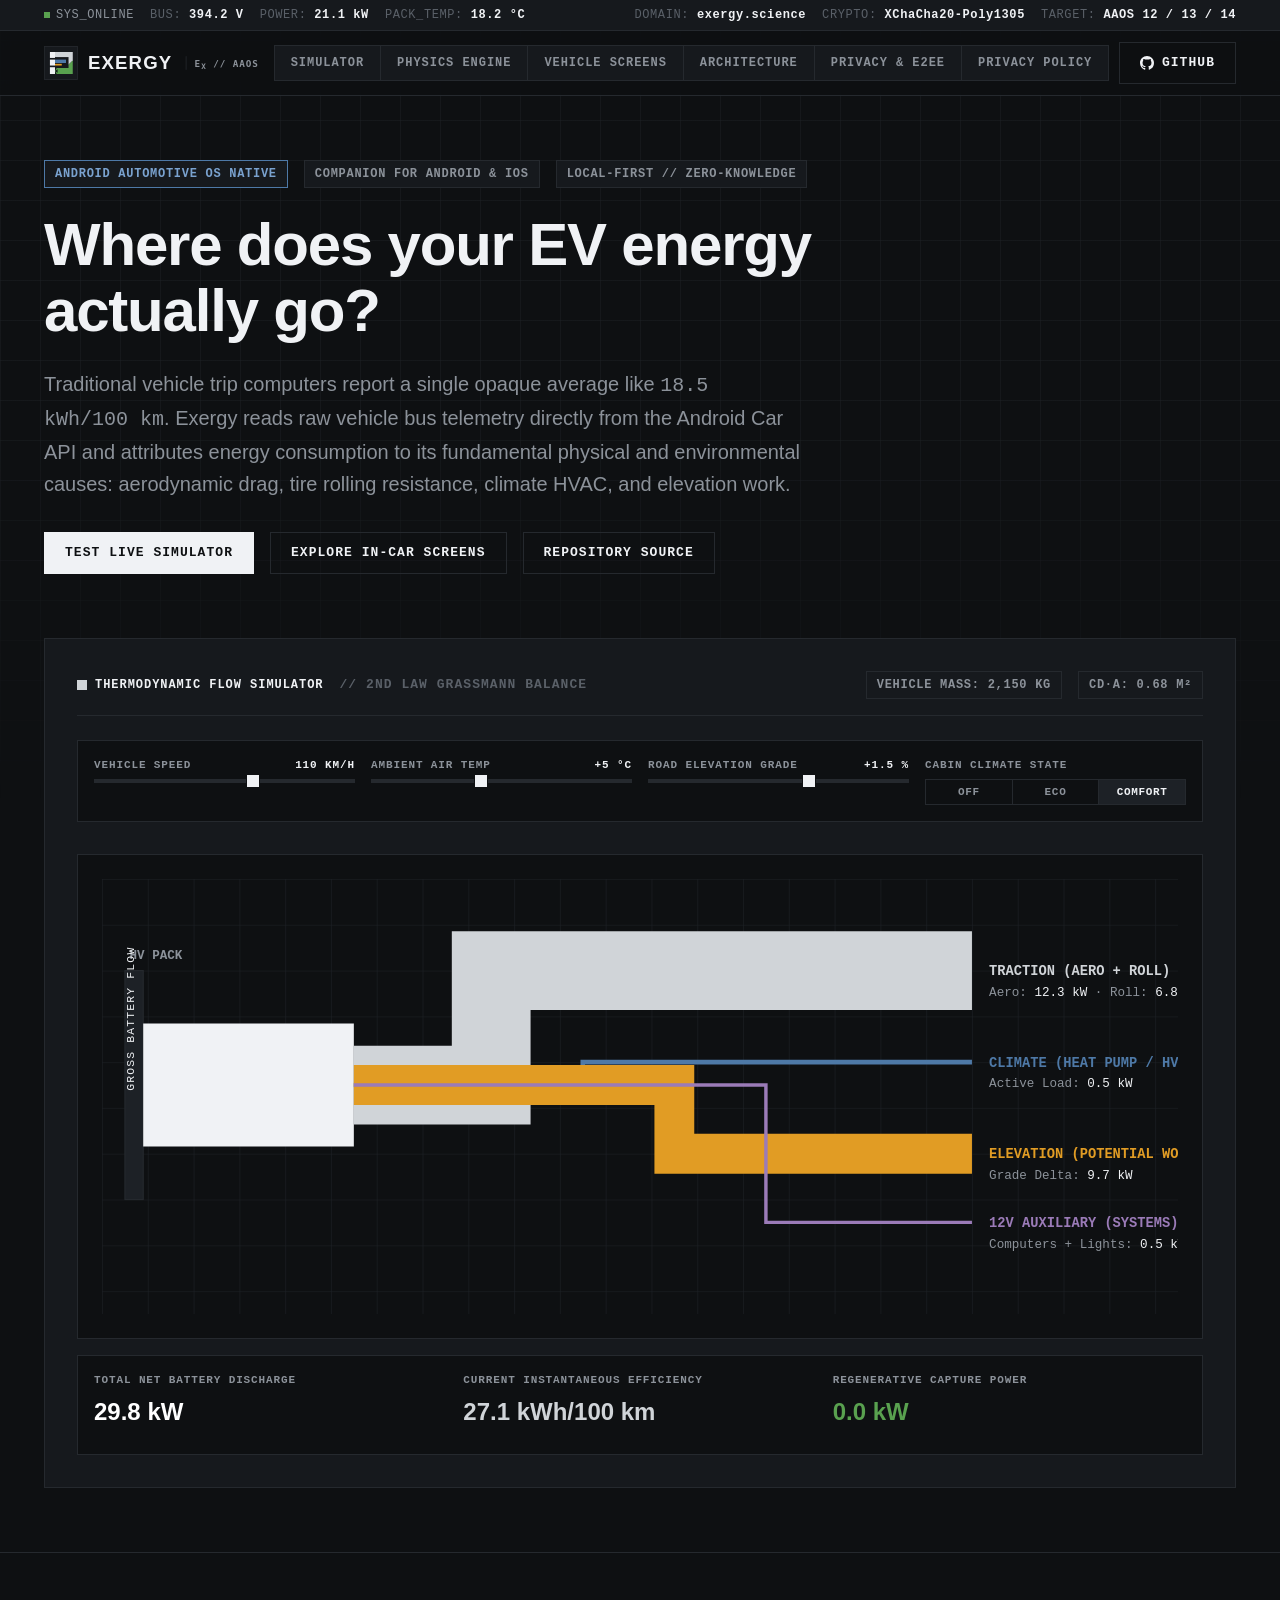
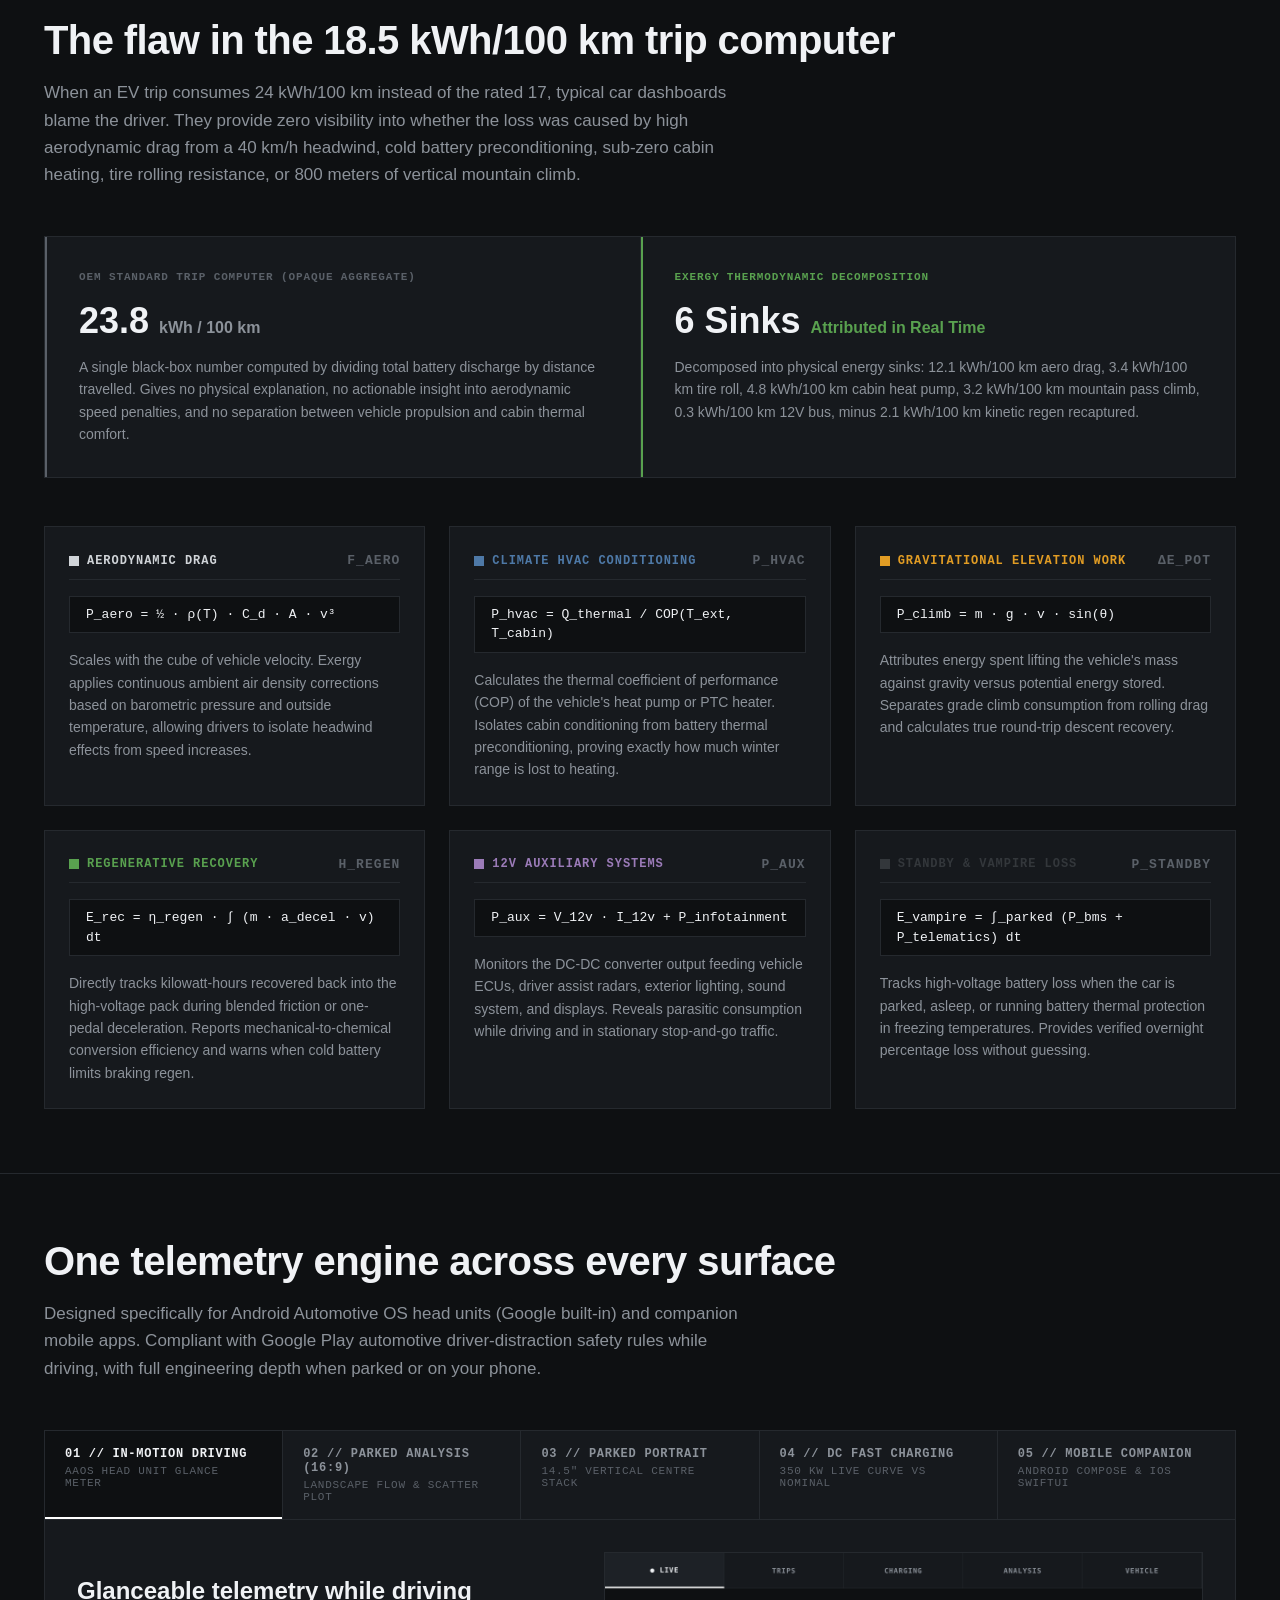
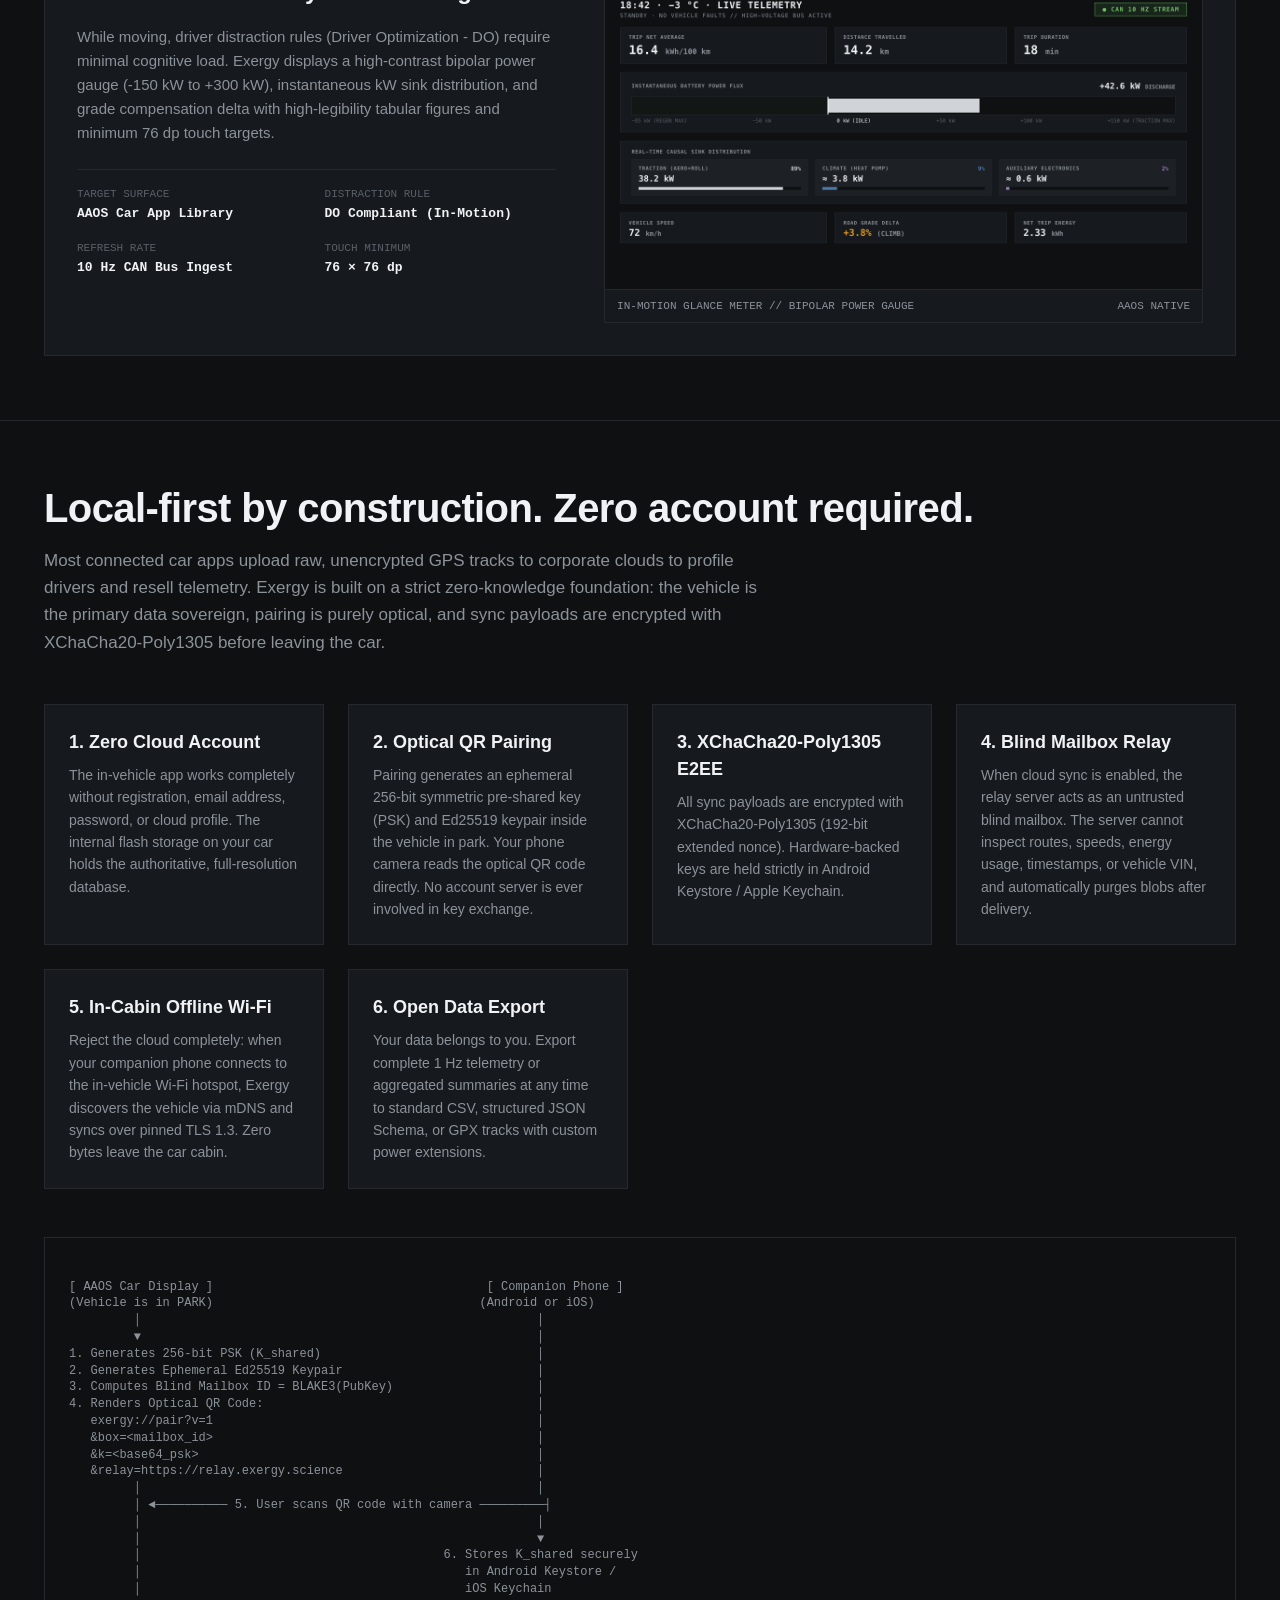
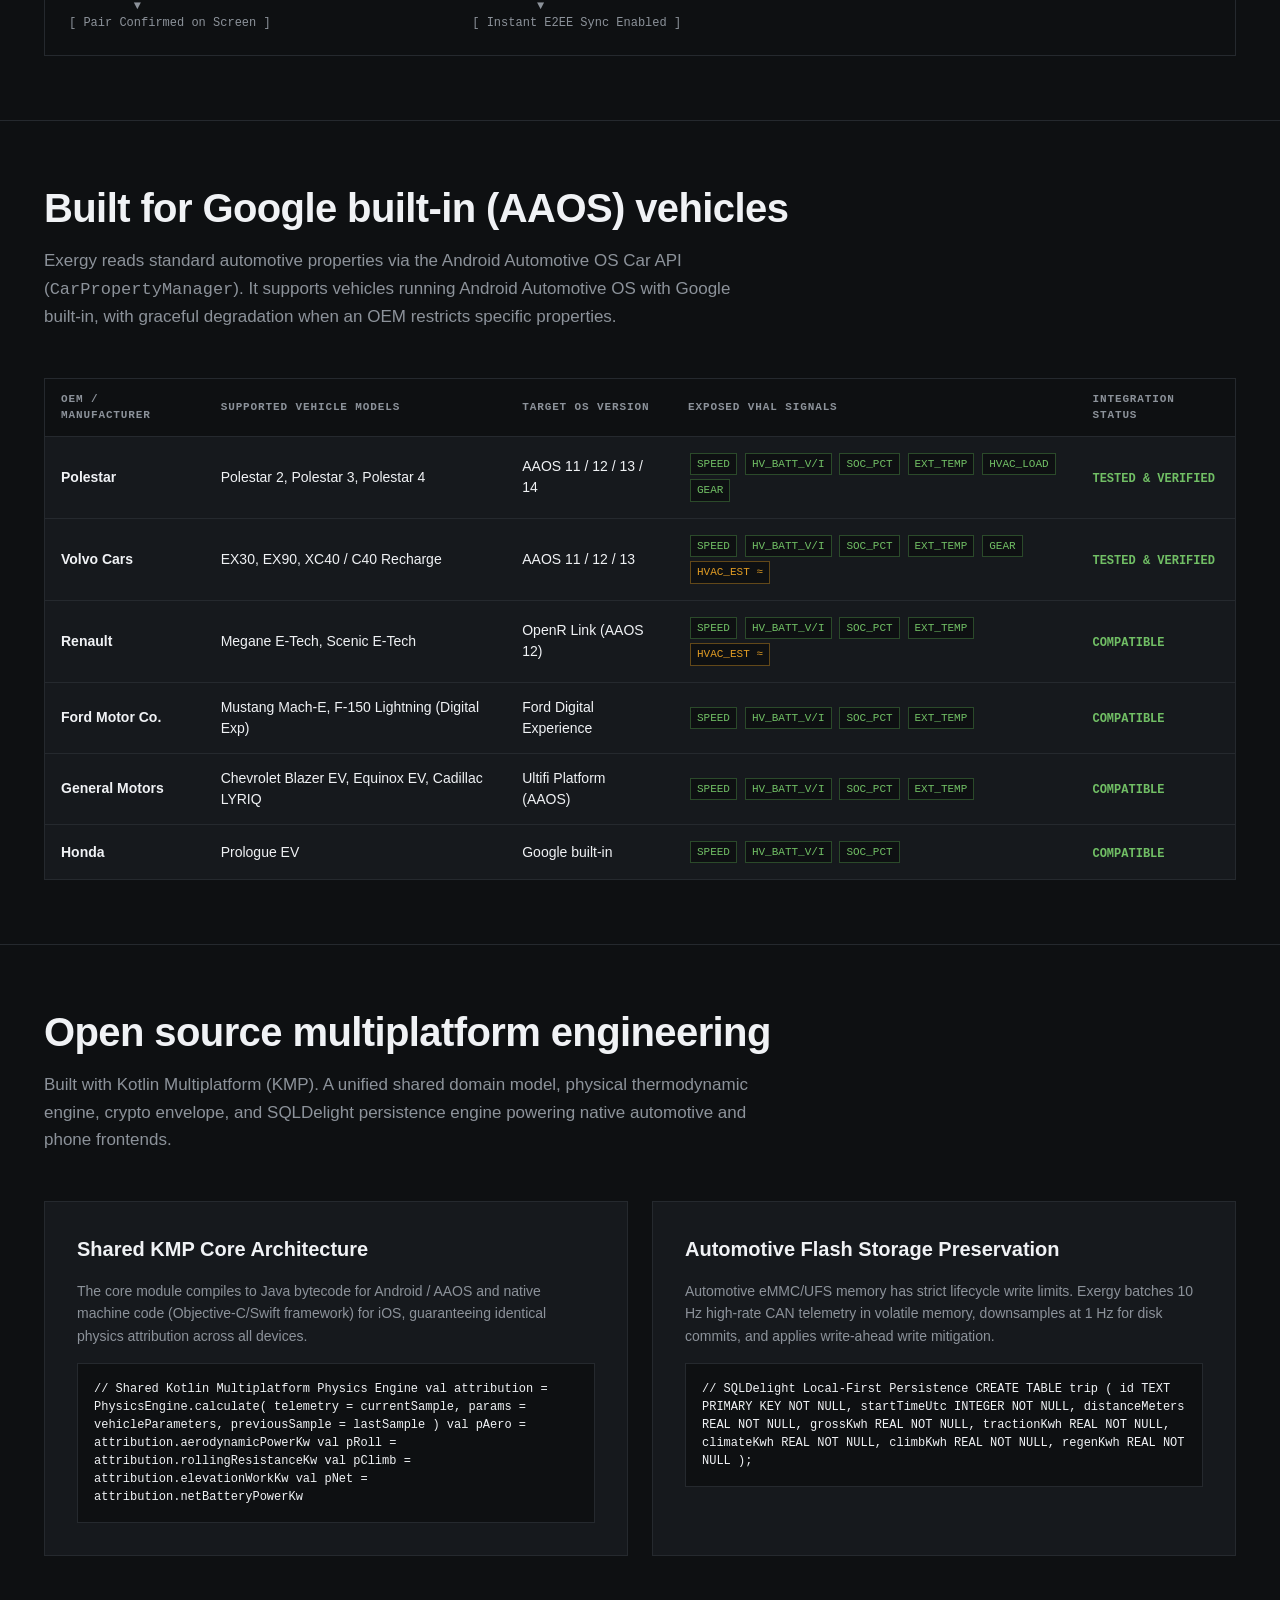
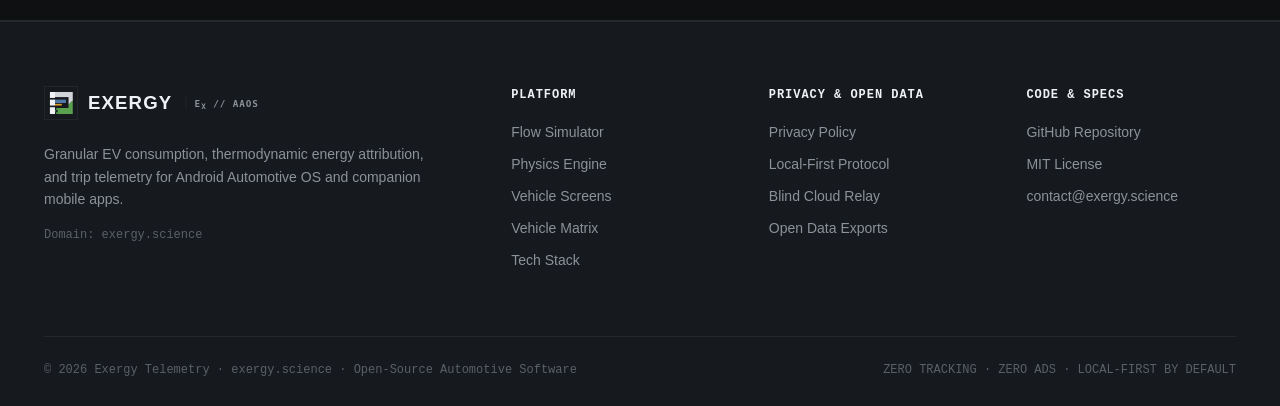
<file: index.html>
<!DOCTYPE html>
<html lang="en">
<head>
  <meta charset="UTF-8">
  <meta name="viewport" content="width=device-width, initial-scale=1.0">
  <title>Exergy — Thermodynamic EV Telemetry & Energy Attribution for AAOS & Mobile</title>
  <meta name="description" content="Open, local-first electric vehicle telemetry for Android Automotive OS (AAOS) and mobile. Decomposes EV consumption into aerodynamic drag, tire rolling resistance, climate HVAC, and elevation potential.">
  <link rel="canonical" href="https://exergy.science/">
  <meta name="deployment-target" content="vercel">
  <meta name="deployment-version" content="1.0.1">

  <!-- Open Graph / Meta -->
  <meta property="og:type" content="website">
  <meta property="og:url" content="https://exergy.science/">
  <meta property="og:title" content="Exergy — Thermodynamic EV Telemetry & Energy Attribution">
  <meta property="og:description" content="Granular EV consumption, thermodynamic energy attribution, and trip telemetry for Android Automotive OS and companion mobile apps.">
  <meta property="og:image" content="https://exergy.science/assets/images/flow-car.png">

  <!-- Twitter Card -->
  <meta name="twitter:card" content="summary_large_image">
  <meta name="twitter:url" content="https://exergy.science/">
  <meta name="twitter:title" content="Exergy — Thermodynamic EV Telemetry">
  <meta name="twitter:description" content="Granular EV consumption, thermodynamic energy attribution, and trip telemetry for Android Automotive OS and companion mobile apps.">
  <meta name="twitter:image" content="https://exergy.science/assets/images/flow-car.png">

  <link rel="icon" type="image/svg+xml" href="/assets/favicon.svg">
  <link rel="stylesheet" href="/assets/css/style.css">
  
  <script type="application/ld+json">
  {
    "@context": "https://schema.org",
    "@type": "SoftwareApplication",
    "name": "Exergy",
    "operatingSystem": "Android Automotive OS, Android, iOS",
    "applicationCategory": "AutomotiveApplication",
    "url": "https://exergy.science",
    "description": "Granular EV consumption, thermodynamic energy attribution, and trip telemetry for electric vehicles running Android Automotive OS.",
    "license": "https://github.com/web-gears/exergy-web/blob/main/LICENSE"
  }
  </script>
</head>
<body>

  <!-- Background Technical Drafting Grid -->
  <div class="drafting-grid-bg" aria-hidden="true"></div>

  <!-- Real-Time Telemetry Ticker -->
  <aside class="telemetry-ticker" aria-label="Live CAN Telemetry Stream">
    <div class="container">
      <div class="ticker-left">
        <span><span class="status-dot"></span>SYS_ONLINE</span>
        <span><span class="ticker-tag">BUS:</span> <span class="ticker-val" id="ticker-vbus">394.2 V</span></span>
        <span><span class="ticker-tag">POWER:</span> <span class="ticker-val" id="ticker-power">21.4 kW</span></span>
        <span><span class="ticker-tag">PACK_TEMP:</span> <span class="ticker-val" id="ticker-temp">18.2 °C</span></span>
      </div>
      <div class="ticker-right">
        <span><span class="ticker-tag">DOMAIN:</span> <span class="ticker-val">exergy.science</span></span>
        <span><span class="ticker-tag">CRYPTO:</span> <span class="ticker-val">XChaCha20-Poly1305</span></span>
        <span><span class="ticker-tag">TARGET:</span> <span class="ticker-val">AAOS 12 / 13 / 14</span></span>
      </div>
    </div>
  </aside>

  <!-- Global Site Header -->
  <header class="site-header">
    <div class="container">
      <a href="/" class="logo-link" aria-label="Exergy Homepage">
        <img src="/assets/logo.svg" alt="Exergy Logo" width="220" height="34">
      </a>
      
      <nav class="nav-links" aria-label="Main Navigation">
        <a href="#simulator" class="nav-link">Simulator</a>
        <a href="#physics" class="nav-link">Physics Engine</a>
        <a href="#surfaces" class="nav-link">Vehicle Screens</a>
        <a href="#architecture" class="nav-link">Architecture</a>
        <a href="#privacy" class="nav-link">Privacy & E2EE</a>
        <a href="/privacy" class="nav-link">Privacy Policy</a>
      </nav>

      <div class="header-actions">
        <a href="https://github.com/web-gears/exergy-web" target="_blank" rel="noopener noreferrer" class="btn btn-outline">
          <svg width="14" height="14" viewBox="0 0 24 24" fill="currentColor" aria-hidden="true">
            <path d="M12 0C5.37 0 0 5.37 0 12c0 5.31 3.435 9.795 8.205 11.385.6.105.825-.255.825-.57 0-.285-.015-1.23-.015-2.235-3.015.555-3.795-.735-4.035-1.41-.135-.345-.72-1.41-1.23-1.695-.42-.225-1.02-.78-.015-.795.945-.015 1.62.87 1.845 1.23 1.08 1.815 2.805 1.305 3.495.99.105-.78.42-1.305.765-1.605-2.67-.3-5.46-1.335-5.46-5.925 0-1.305.465-2.385 1.23-3.225-.12-.3-.54-1.53.12-3.18 0 0 1.005-.315 3.3 1.23.96-.27 1.98-.405 3-.405s2.04.135 3 .405c2.295-1.56 3.3-1.23 3.3-1.23.66 1.65.24 2.88.12 3.18.765.84 1.23 1.905 1.23 3.225 0 4.605-2.805 5.625-5.475 5.925.435.375.81 1.095.81 2.22 0 1.605-.015 2.895-.015 3.3 0 .315.225.69.825.57A12.02 12.02 0 0024 12c0-6.63-5.37-12-12-12z"/>
          </svg>
          GitHub
        </a>
      </div>
    </div>
  </header>

  <main>
    <!-- Hero Section -->
    <section class="hero-section">
      <div class="container">
        <div class="hero-top-meta">
          <span class="badge-hairline highlight">Android Automotive OS Native</span>
          <span class="badge-hairline">Companion for Android & iOS</span>
          <span class="badge-hairline">Local-First // Zero-Knowledge</span>
        </div>

        <h1 class="hero-title">Where does your EV energy actually go?</h1>
        <p class="hero-subtitle">
          Traditional vehicle trip computers report a single opaque average like <code>18.5 kWh/100 km</code>. 
          Exergy reads raw vehicle bus telemetry directly from the Android Car API and attributes energy consumption to its fundamental physical and environmental causes: aerodynamic drag, tire rolling resistance, climate HVAC, and elevation work.
        </p>

        <div class="hero-cta-group">
          <a href="#simulator" class="btn btn-primary">Test Live Simulator</a>
          <a href="#surfaces" class="btn btn-outline">Explore In-Car Screens</a>
          <a href="https://github.com/web-gears/exergy-web" target="_blank" rel="noopener noreferrer" class="btn btn-outline">Repository Source</a>
        </div>

        <!-- Interactive Flow Simulator Deck -->
        <div class="flow-simulator-deck" id="simulator">
          <div class="deck-header">
            <div class="deck-title">
              <span class="sink-indicator">
                <span class="sink-bar" style="background: var(--sink-traction);"></span>
                Thermodynamic Flow Simulator
              </span>
              <span class="mono-heading">// 2nd Law Grassmann Balance</span>
            </div>
            <div class="hero-top-meta" style="margin: 0;">
              <span class="badge-hairline">Vehicle Mass: 2,150 kg</span>
              <span class="badge-hairline">Cd·A: 0.68 m²</span>
            </div>
          </div>

          <!-- Controls Grid -->
          <div class="deck-controls">
            <div class="control-item">
              <label class="control-label" for="slider-speed">
                <span>Vehicle Speed</span>
                <span class="control-val" id="val-speed">110 km/h</span>
              </label>
              <input type="range" id="slider-speed" min="30" max="160" value="110" step="5">
            </div>

            <div class="control-item">
              <label class="control-label" for="slider-temp">
                <span>Ambient Air Temp</span>
                <span class="control-val" id="val-temp">+5 °C</span>
              </label>
              <input type="range" id="slider-temp" min="-20" max="40" value="5" step="1">
            </div>

            <div class="control-item">
              <label class="control-label" for="slider-grade">
                <span>Road Elevation Grade</span>
                <span class="control-val" id="val-grade">+1.5 %</span>
              </label>
              <input type="range" id="slider-grade" min="-6.0" max="6.0" value="1.5" step="0.5">
            </div>

            <div class="control-item">
              <span class="control-label">
                <span>Cabin Climate State</span>
              </span>
              <div class="segmented-mode-switch">
                <button type="button" class="mode-btn" data-mode="off">OFF</button>
                <button type="button" class="mode-btn" data-mode="eco">ECO</button>
                <button type="button" class="mode-btn active" data-mode="comfort">COMFORT</button>
              </div>
            </div>
          </div>

          <!-- Real-Time Sankey / Grassmann Dynamic SVG Canvas -->
          <div class="flow-svg-container">
            <svg id="sankey-svg" class="flow-svg" viewBox="0 0 940 380" fill="none" xmlns="http://www.w3.org/2000/svg">
              <!-- Architectural 40px Drafting Grid -->
              <defs>
                <pattern id="sankey-grid" width="40" height="40" patternUnits="userSpaceOnUse">
                  <path d="M 40 0 L 0 0 0 40" fill="none" stroke="#1D2126" stroke-width="1" />
                </pattern>
                <marker id="arrow-regen" markerWidth="8" markerHeight="8" refX="4" refY="4" orient="auto">
                  <polygon points="0,0 8,4 0,8" fill="#59A14F" />
                </marker>
              </defs>
              <rect width="940" height="380" fill="url(#sankey-grid)" />

              <!-- Left Battery High-Voltage Pack Source Terminal -->
              <rect x="20" y="80" width="16" height="200" fill="#1D2126" stroke="#25292E" stroke-width="1" />
              <text x="24" y="70" fill="#8C929A" font-family="'JetBrains Mono', monospace" font-size="11" font-weight="700">HV PACK</text>
              <text x="28" y="185" fill="#F0F2F5" font-family="'JetBrains Mono', monospace" font-size="10" transform="rotate(-90 28 185)" letter-spacing="0.1em">GROSS BATTERY FLOW</text>

              <!-- Main Gross Output Trunk Stream -->
              <path id="stream-gross" d="M 36 180 H 220" stroke="#F0F2F5" stroke-width="42" stroke-linecap="butt" />

              <!-- Mitred Branch 1: Traction Stream (Aerodynamic + Rolling) -->
              <!-- Splits upward at 90-degree mitre -->
              <path id="stream-traction" d="M 220 180 H 340 V 80 H 760" stroke="#D0D4D8" stroke-width="26" stroke-linejoin="miter" stroke-linecap="butt" />

              <!-- Mitred Branch 2: Climate HVAC Conditioning -->
              <path id="stream-hvac" d="M 220 180 H 420 V 160 H 760" stroke="#4E79A7" stroke-width="14" stroke-linejoin="miter" stroke-linecap="butt" />

              <!-- Mitred Branch 3: Gravitational Elevation Work -->
              <path id="stream-climb" d="M 220 180 H 500 V 240 H 760" stroke="#E19C24" stroke-width="12" stroke-linejoin="miter" stroke-linecap="butt" />

              <!-- Mitred Branch 4: Low-Voltage 12V Auxiliary -->
              <path id="stream-aux" d="M 220 180 H 580 V 300 H 760" stroke="#9B7BB8" stroke-width="6" stroke-linejoin="miter" stroke-linecap="butt" />

              <!-- Regenerative Braking Loopback -->
              <path id="stream-regen" d="M 620 95 V 350 H 120 V 220" stroke="#59A14F" stroke-width="10" stroke-linejoin="miter" fill="none" marker-end="url(#arrow-regen)" style="display: none;" />

              <!-- Physical Labels on Right Terminals -->
              <g transform="translate(775, 84)">
                <text fill="#D0D4D8" font-family="'JetBrains Mono', monospace" font-size="12" font-weight="700">TRACTION (AERO + ROLL)</text>
                <text y="18" fill="#8C929A" font-family="'JetBrains Mono', monospace" font-size="11">Aero: <tspan id="metric-aero-kw" fill="#F0F2F5">14.2 kW</tspan> · Roll: <tspan id="metric-roll-kw" fill="#F0F2F5">3.9 kW</tspan></text>
              </g>

              <g transform="translate(775, 164)">
                <text fill="#4E79A7" font-family="'JetBrains Mono', monospace" font-size="12" font-weight="700">CLIMATE (HEAT PUMP / HVAC)</text>
                <text y="18" fill="#8C929A" font-family="'JetBrains Mono', monospace" font-size="11">Active Load: <tspan id="metric-hvac-kw" fill="#F0F2F5">1.8 kW</tspan></text>
              </g>

              <g transform="translate(775, 244)">
                <text fill="#E19C24" font-family="'JetBrains Mono', monospace" font-size="12" font-weight="700">ELEVATION (POTENTIAL WORK)</text>
                <text y="18" fill="#8C929A" font-family="'JetBrains Mono', monospace" font-size="11">Grade Delta: <tspan id="metric-climb-kw" fill="#F0F2F5">9.8 kW</tspan></text>
              </g>

              <g transform="translate(775, 304)">
                <text fill="#9B7BB8" font-family="'JetBrains Mono', monospace" font-size="12" font-weight="700">12V AUXILIARY (SYSTEMS)</text>
                <text y="18" fill="#8C929A" font-family="'JetBrains Mono', monospace" font-size="11">Computers + Lights: <tspan id="metric-aux-kw" fill="#F0F2F5">0.4 kW</tspan></text>
              </g>
            </svg>
          </div>

          <!-- Bottom Summary Metrics Bar -->
          <div class="deck-controls" style="margin-top: var(--spacing-md); margin-bottom: 0;">
            <div class="control-item">
              <span class="control-label">TOTAL NET BATTERY DISCHARGE</span>
              <span class="comparison-metric" id="metric-gross-kw" style="font-size: 1.5rem; color: #FFFFFF;">29.7 kW</span>
            </div>
            <div class="control-item">
              <span class="control-label">CURRENT INSTANTANEOUS EFFICIENCY</span>
              <span class="comparison-metric" id="metric-kwh-100" style="font-size: 1.5rem; color: var(--sink-traction);">27.0 kWh/100 km</span>
            </div>
            <div class="control-item">
              <span class="control-label">REGENERATIVE CAPTURE POWER</span>
              <span class="comparison-metric" id="metric-regen-kw" style="font-size: 1.5rem; color: var(--sink-regen);">0.0 kW</span>
            </div>
          </div>
        </div>
      </div>
    </section>

    <!-- The Problem with Opaque Averages vs Exergy's Physical Decomposition -->
    <section id="physics">
      <div class="container">
        <h2 class="section-title">The flaw in the 18.5 kWh/100 km trip computer</h2>
        <p class="section-desc">
          When an EV trip consumes 24 kWh/100 km instead of the rated 17, typical car dashboards blame the driver. 
          They provide zero visibility into whether the loss was caused by high aerodynamic drag from a 40 km/h headwind, cold battery preconditioning, sub-zero cabin heating, tire rolling resistance, or 800 meters of vertical mountain climb.
        </p>

        <!-- Side-by-Side Comparison Box -->
        <div class="comparison-container">
          <div class="comparison-col bad">
            <div class="comparison-tag">OEM Standard Trip Computer (Opaque Aggregate)</div>
            <div class="comparison-metric">23.8 <span style="font-size: 1rem; color: var(--text-secondary);">kWh / 100 km</span></div>
            <p class="comparison-expl">
              A single black-box number computed by dividing total battery discharge by distance travelled. 
              Gives no physical explanation, no actionable insight into aerodynamic speed penalties, and no separation between vehicle propulsion and cabin thermal comfort.
            </p>
          </div>

          <div class="comparison-col good">
            <div class="comparison-tag">Exergy Thermodynamic Decomposition</div>
            <div class="comparison-metric" style="color: var(--text-primary);">6 Sinks <span style="font-size: 1rem; color: var(--sink-regen);">Attributed in Real Time</span></div>
            <p class="comparison-expl">
              Decomposed into physical energy sinks: 12.1 kWh/100 km aero drag, 3.4 kWh/100 km tire roll, 4.8 kWh/100 km cabin heat pump, 3.2 kWh/100 km mountain pass climb, 0.3 kWh/100 km 12V bus, minus 2.1 kWh/100 km kinetic regen recaptured.
            </p>
          </div>
        </div>

        <!-- Attribution Equations Grid -->
        <div class="attribution-grid" style="margin-top: var(--spacing-2xl);">
          <div class="physics-card">
            <div class="physics-header">
              <span class="sink-indicator" style="color: var(--sink-traction);">
                <span class="sink-bar" style="background: var(--sink-traction);"></span>
                Aerodynamic Drag
              </span>
              <span class="mono-heading">F_aero</span>
            </div>
            <div class="physics-formula">P_aero = ½ · ρ(T) · C_d · A · v³</div>
            <p class="physics-body">
              Scales with the cube of vehicle velocity. Exergy applies continuous ambient air density corrections based on barometric pressure and outside temperature, allowing drivers to isolate headwind effects from speed increases.
            </p>
          </div>

          <div class="physics-card">
            <div class="physics-header">
              <span class="sink-indicator" style="color: var(--sink-climate);">
                <span class="sink-bar" style="background: var(--sink-climate);"></span>
                Climate HVAC Conditioning
              </span>
              <span class="mono-heading">P_hvac</span>
            </div>
            <div class="physics-formula">P_hvac = Q_thermal / COP(T_ext, T_cabin)</div>
            <p class="physics-body">
              Calculates the thermal coefficient of performance (COP) of the vehicle's heat pump or PTC heater. Isolates cabin conditioning from battery thermal preconditioning, proving exactly how much winter range is lost to heating.
            </p>
          </div>

          <div class="physics-card">
            <div class="physics-header">
              <span class="sink-indicator" style="color: var(--sink-climb);">
                <span class="sink-bar" style="background: var(--sink-climb);"></span>
                Gravitational Elevation Work
              </span>
              <span class="mono-heading">ΔE_pot</span>
            </div>
            <div class="physics-formula">P_climb = m · g · v · sin(θ)</div>
            <p class="physics-body">
              Attributes energy spent lifting the vehicle's mass against gravity versus potential energy stored. Separates grade climb consumption from rolling drag and calculates true round-trip descent recovery.
            </p>
          </div>

          <div class="physics-card">
            <div class="physics-header">
              <span class="sink-indicator" style="color: var(--sink-regen);">
                <span class="sink-bar" style="background: var(--sink-regen);"></span>
                Regenerative Recovery
              </span>
              <span class="mono-heading">η_regen</span>
            </div>
            <div class="physics-formula">E_rec = η_regen · ∫ (m · a_decel · v) dt</div>
            <p class="physics-body">
              Directly tracks kilowatt-hours recovered back into the high-voltage pack during blended friction or one-pedal deceleration. Reports mechanical-to-chemical conversion efficiency and warns when cold battery limits braking regen.
            </p>
          </div>

          <div class="physics-card">
            <div class="physics-header">
              <span class="sink-indicator" style="color: var(--sink-auxiliary);">
                <span class="sink-bar" style="background: var(--sink-auxiliary);"></span>
                12V Auxiliary Systems
              </span>
              <span class="mono-heading">P_aux</span>
            </div>
            <div class="physics-formula">P_aux = V_12v · I_12v + P_infotainment</div>
            <p class="physics-body">
              Monitors the DC-DC converter output feeding vehicle ECUs, driver assist radars, exterior lighting, sound system, and displays. Reveals parasitic consumption while driving and in stationary stop-and-go traffic.
            </p>
          </div>

          <div class="physics-card">
            <div class="physics-header">
              <span class="sink-indicator" style="color: var(--sink-standby);">
                <span class="sink-bar" style="background: var(--sink-standby);"></span>
                Standby & Vampire Loss
              </span>
              <span class="mono-heading">P_standby</span>
            </div>
            <div class="physics-formula">E_vampire = ∫_parked (P_bms + P_telematics) dt</div>
            <p class="physics-body">
              Tracks high-voltage battery loss when the car is parked, asleep, or running battery thermal protection in freezing temperatures. Provides verified overnight percentage loss without guessing.
            </p>
          </div>
        </div>
      </div>
    </section>

    <!-- Multi-Surface In-Car & Mobile Showcase -->
    <section id="surfaces">
      <div class="container">
        <h2 class="section-title">One telemetry engine across every surface</h2>
        <p class="section-desc">
          Designed specifically for Android Automotive OS head units (Google built-in) and companion mobile apps. 
          Compliant with Google Play automotive driver-distraction safety rules while driving, with full engineering depth when parked or on your phone.
        </p>

        <!-- Showcase Deck -->
        <div class="showcase-deck">
          <div class="showcase-tabs" role="tablist">
            <button type="button" class="showcase-tab active" data-target="panel-live" role="tab">
              <span>01 // In-Motion Driving</span>
              <span class="tab-sub">AAOS Head Unit Glance Meter</span>
            </button>
            <button type="button" class="showcase-tab" data-target="panel-flow" role="tab">
              <span>02 // Parked Analysis (16:9)</span>
              <span class="tab-sub">Landscape Flow & Scatter Plot</span>
            </button>
            <button type="button" class="showcase-tab" data-target="panel-portrait" role="tab">
              <span>03 // Parked Portrait</span>
              <span class="tab-sub">14.5" Vertical Centre Stack</span>
            </button>
            <button type="button" class="showcase-tab" data-target="panel-charging" role="tab">
              <span>04 // DC Fast Charging</span>
              <span class="tab-sub">350 kW Live Curve vs Nominal</span>
            </button>
            <button type="button" class="showcase-tab" data-target="panel-phone" role="tab">
              <span>05 // Mobile Companion</span>
              <span class="tab-sub">Android Compose & iOS SwiftUI</span>
            </button>
          </div>

          <div class="showcase-content">
            <!-- Panel 1: Live Driving -->
            <div class="showcase-panel active" id="panel-live" role="tabpanel">
              <div class="showcase-info">
                <h3>Glanceable telemetry while driving</h3>
                <p>
                  While moving, driver distraction rules (Driver Optimization - DO) require minimal cognitive load. 
                  Exergy displays a high-contrast bipolar power gauge (-150 kW to +300 kW), instantaneous kW sink distribution, and grade compensation delta with high-legibility tabular figures and minimum 76 dp touch targets.
                </p>
                <div class="showcase-specs">
                  <div class="spec-cell">
                    <span class="key">Target Surface</span>
                    <span class="val">AAOS Car App Library</span>
                  </div>
                  <div class="spec-cell">
                    <span class="key">Distraction Rule</span>
                    <span class="val">DO Compliant (In-Motion)</span>
                  </div>
                  <div class="spec-cell">
                    <span class="key">Refresh Rate</span>
                    <span class="val">10 Hz CAN Bus Ingest</span>
                  </div>
                  <div class="spec-cell">
                    <span class="key">Touch Minimum</span>
                    <span class="val">76 × 76 dp</span>
                  </div>
                </div>
              </div>
              <div class="showcase-media">
                <img src="/assets/images/live-car.png" alt="Exergy In-Motion Driving Glance Meter Screen on Android Automotive OS" loading="lazy">
                <div class="media-caption">
                  <span>IN-MOTION GLANCE METER // BIPOLAR POWER GAUGE</span>
                  <span>AAOS NATIVE</span>
                </div>
              </div>
            </div>

            <!-- Panel 2: Parked 16:9 Landscape -->
            <div class="showcase-panel" id="panel-flow" role="tabpanel">
              <div class="showcase-info">
                <h3>Full thermodynamic Sankey balance in park</h3>
                <p>
                  Once the vehicle shifter enters PARK, Exergy transitions seamlessly into full interactive analysis mode. 
                  Inspect the complete monthly Grassmann energy flow balance, correlation scatter plots linking efficiency directly to outdoor temperature, and historical trip efficiency ladders.
                </p>
                <div class="showcase-specs">
                  <div class="spec-cell">
                    <span class="key">Surface</span>
                    <span class="val">Jetpack Compose Parked Activity</span>
                  </div>
                  <div class="spec-cell">
                    <span class="key">Aspect Ratio</span>
                    <span class="val">16:9 Landscape Center Screen</span>
                  </div>
                  <div class="spec-cell">
                    <span class="key">Visualization</span>
                    <span class="val">Grassmann Flow + Temp Scatter</span>
                  </div>
                  <div class="spec-cell">
                    <span class="key">Database Engine</span>
                    <span class="val">Local SQLDelight SQLite</span>
                  </div>
                </div>
              </div>
              <div class="showcase-media">
                <img src="/assets/images/flow-car.png" alt="Exergy Parked 16:9 Fullscreen Grassmann Energy Flow Diagram" loading="lazy">
                <div class="media-caption">
                  <span>PARKED ANALYSIS // GRASSMANN SANKEY & TEMPERATURE CORRELATION</span>
                  <span>16:9 DISPLAY</span>
                </div>
              </div>
            </div>

            <!-- Panel 3: Parked Portrait -->
            <div class="showcase-panel" id="panel-portrait" role="tabpanel">
              <div class="showcase-info">
                <h3>Optimized for modern vertical center consoles</h3>
                <p>
                  Designed specifically for portrait vehicle displays such as the 14.5" Polestar 3/4 and Volvo EX90. 
                  Vertical flow topology stacks top navigation tabs, center-stage Sankey balance, and a dual telemetry deck for immediate visual inspection.
                </p>
                <div class="showcase-specs">
                  <div class="spec-cell">
                    <span class="key">Form Factor</span>
                    <span class="val">Vertical Center Stack (14.5")</span>
                  </div>
                  <div class="spec-cell">
                    <span class="key">Compatibility</span>
                    <span class="val">Polestar 3 / 4, Volvo EX90</span>
                  </div>
                  <div class="spec-cell">
                    <span class="key">Geometry</span>
                    <span class="val">Strict Zero Corner Radius</span>
                  </div>
                  <div class="spec-cell">
                    <span class="key">Borders</span>
                    <span class="val">1px Hairline Scaffolding</span>
                  </div>
                </div>
              </div>
              <div class="showcase-media">
                <img src="/assets/images/flow-car-portrait.png" alt="Exergy Vertical Center Stack UI on Polestar 3" loading="lazy">
                <div class="media-caption">
                  <span>PORTRAIT CENTER STACK // DUAL TELEMETRY DECK</span>
                  <span>POLARIS AAOS</span>
                </div>
              </div>
            </div>

            <!-- Panel 4: Fast Charging -->
            <div class="showcase-panel" id="panel-charging" role="tabpanel">
              <div class="showcase-info">
                <h3>High-power charging telemetry and thermal curves</h3>
                <p>
                  When plugged into a 350 kW DC fast charger or AC wallbox, Exergy monitors instantaneous pack acceptance power against the vehicle's nominal OEM charging curve. 
                  Tracks battery temperature window, cooling loop thermal draw, and grid-to-battery exergy destruction.
                </p>
                <div class="showcase-specs">
                  <div class="spec-cell">
                    <span class="key">Max DC Speed</span>
                    <span class="val">Up to 350 kW Peak Acceptance</span>
                  </div>
                  <div class="spec-cell">
                    <span class="key">Thermal Monitoring</span>
                    <span class="val">Pack Temp Conditioning Window</span>
                  </div>
                  <div class="spec-cell">
                    <span class="key">Efficiency Loss</span>
                    <span class="val">Grid-to-Pack Exergy Destruction</span>
                  </div>
                  <div class="spec-cell">
                    <span class="key">Auto-Wakeup</span>
                    <span class="val">AAOS Garage Mode Handler</span>
                  </div>
                </div>
              </div>
              <div class="showcase-media">
                <img src="/assets/images/charging-car.png" alt="Exergy DC Fast Charging Telemetry and Thermal Acceptance Curve" loading="lazy">
                <div class="media-caption">
                  <span>CHARGING TELEMETRY // 350 KW ACCEPTANCE & THERMAL PROFILE</span>
                  <span>DC FAST CHARGE</span>
                </div>
              </div>
            </div>

            <!-- Panel 5: Mobile Companion -->
            <div class="showcase-panel" id="panel-phone" role="tabpanel">
              <div class="showcase-info">
                <h3>Deep post-trip telemetry on your phone</h3>
                <p>
                  Review drives from your desk or sofa without draining vehicle battery. 
                  The companion app features a vector Sankey mode switcher (<code>FLOW | TRACE | MAP</code>), multi-channel DAQ strip charts (Power, Speed, Elevation, HVAC), and one-tap open data exports.
                </p>
                <div class="showcase-specs">
                  <div class="spec-cell">
                    <span class="key">Phone Stack</span>
                    <span class="val">Jetpack Compose + SwiftUI</span>
                  </div>
                  <div class="spec-cell">
                    <span class="key">Shared Core</span>
                    <span class="val">Kotlin Multiplatform (KMP)</span>
                  </div>
                  <div class="spec-cell">
                    <span class="key">Sync Protocol</span>
                    <span class="val">End-to-End Encrypted Relay</span>
                  </div>
                  <div class="spec-cell">
                    <span class="key">Offline Direct</span>
                    <span class="val">In-Cabin Wi-Fi TLS 1.3</span>
                  </div>
                </div>
              </div>
              <div class="showcase-media">
                <img src="/assets/images/flow-phone.png" alt="Exergy Mobile Companion App on Phone with Vector Sankey Diagram" loading="lazy">
                <div class="media-caption">
                  <span>COMPANION PHONE APP // VECTOR SANKEY MODE SWITCHER</span>
                  <span>IOS & ANDROID</span>
                </div>
              </div>
            </div>
          </div>
        </div>
      </div>
    </section>

    <!-- Local-First & Zero-Knowledge Architecture -->
    <section id="privacy">
      <div class="container">
        <h2 class="section-title">Local-first by construction. Zero account required.</h2>
        <p class="section-desc">
          Most connected car apps upload raw, unencrypted GPS tracks to corporate clouds to profile drivers and resell telemetry. 
          Exergy is built on a strict zero-knowledge foundation: the vehicle is the primary data sovereign, pairing is purely optical, and sync payloads are encrypted with XChaCha20-Poly1305 before leaving the car.
        </p>

        <div class="sovereignty-grid">
          <div class="sovereignty-card">
            <h4>1. Zero Cloud Account</h4>
            <p>
              The in-vehicle app works completely without registration, email address, password, or cloud profile. 
              The internal flash storage on your car holds the authoritative, full-resolution database.
            </p>
          </div>

          <div class="sovereignty-card">
            <h4>2. Optical QR Pairing</h4>
            <p>
              Pairing generates an ephemeral 256-bit symmetric pre-shared key (PSK) and Ed25519 keypair inside the vehicle in park. 
              Your phone camera reads the optical QR code directly. No account server is ever involved in key exchange.
            </p>
          </div>

          <div class="sovereignty-card">
            <h4>3. XChaCha20-Poly1305 E2EE</h4>
            <p>
              All sync payloads are encrypted with XChaCha20-Poly1305 (192-bit extended nonce). 
              Hardware-backed keys are held strictly in Android Keystore / Apple Keychain.
            </p>
          </div>

          <div class="sovereignty-card">
            <h4>4. Blind Mailbox Relay</h4>
            <p>
              When cloud sync is enabled, the relay server acts as an untrusted blind mailbox. 
              The server cannot inspect routes, speeds, energy usage, timestamps, or vehicle VIN, and automatically purges blobs after delivery.
            </p>
          </div>

          <div class="sovereignty-card">
            <h4>5. In-Cabin Offline Wi-Fi</h4>
            <p>
              Reject the cloud completely: when your companion phone connects to the in-vehicle Wi-Fi hotspot, Exergy discovers the vehicle via mDNS and syncs over pinned TLS 1.3. 
              Zero bytes leave the car cabin.
            </p>
          </div>

          <div class="sovereignty-card">
            <h4>6. Open Data Export</h4>
            <p>
              Your data belongs to you. Export complete 1 Hz telemetry or aggregated summaries at any time to standard CSV, structured JSON Schema, or GPX tracks with custom power extensions.
            </p>
          </div>
        </div>

        <!-- ASCII Architecture Schematic -->
        <div class="crypto-diagram" aria-label="Cryptographic Pairing Protocol Flow">
[ AAOS Car Display ]                                      [ Companion Phone ]
(Vehicle is in PARK)                                     (Android or iOS)
         │                                                       │
         ▼                                                       │
1. Generates 256-bit PSK (K_shared)                              │
2. Generates Ephemeral Ed25519 Keypair                           │
3. Computes Blind Mailbox ID = BLAKE3(PubKey)                    │
4. Renders Optical QR Code:                                      │
   exergy://pair?v=1                                             │
   &amp;box=&lt;mailbox_id&gt;                                             │
   &amp;k=&lt;base64_psk&gt;                                               │
   &amp;relay=https://relay.exergy.science                           │
         │                                                       │
         │ ◄────────── 5. User scans QR code with camera ─────────┤
         │                                                       │
         │                                                       ▼
         │                                          6. Stores K_shared securely
         │                                             in Android Keystore /
         │                                             iOS Keychain
         ▼                                                       ▼
[ Pair Confirmed on Screen ]                            [ Instant E2EE Sync Enabled ]</div>
      </div>
    </section>

    <!-- Vehicle Compatibility Matrix -->
    <section id="compatibility">
      <div class="container">
        <h2 class="section-title">Built for Google built-in (AAOS) vehicles</h2>
        <p class="section-desc">
          Exergy reads standard automotive properties via the Android Automotive OS Car API (<code>CarPropertyManager</code>). 
          It supports vehicles running Android Automotive OS with Google built-in, with graceful degradation when an OEM restricts specific properties.
        </p>

        <div class="compat-table-container">
          <table class="compat-table">
            <thead>
              <tr>
                <th>OEM / Manufacturer</th>
                <th>Supported Vehicle Models</th>
                <th>Target OS Version</th>
                <th>Exposed VHAL Signals</th>
                <th>Integration Status</th>
              </tr>
            </thead>
            <tbody>
              <tr>
                <td><strong>Polestar</strong></td>
                <td>Polestar 2, Polestar 3, Polestar 4</td>
                <td>AAOS 11 / 12 / 13 / 14</td>
                <td>
                  <span class="signal-chip avail">SPEED</span>
                  <span class="signal-chip avail">HV_BATT_V/I</span>
                  <span class="signal-chip avail">SOC_PCT</span>
                  <span class="signal-chip avail">EXT_TEMP</span>
                  <span class="signal-chip avail">HVAC_LOAD</span>
                  <span class="signal-chip avail">GEAR</span>
                </td>
                <td><span style="color: #71BF65; font-family: var(--font-mono); font-size: 0.75rem; font-weight: 700;">TESTED & VERIFIED</span></td>
              </tr>
              <tr>
                <td><strong>Volvo Cars</strong></td>
                <td>EX30, EX90, XC40 / C40 Recharge</td>
                <td>AAOS 11 / 12 / 13</td>
                <td>
                  <span class="signal-chip avail">SPEED</span>
                  <span class="signal-chip avail">HV_BATT_V/I</span>
                  <span class="signal-chip avail">SOC_PCT</span>
                  <span class="signal-chip avail">EXT_TEMP</span>
                  <span class="signal-chip avail">GEAR</span>
                  <span class="signal-chip est">HVAC_EST ≈</span>
                </td>
                <td><span style="color: #71BF65; font-family: var(--font-mono); font-size: 0.75rem; font-weight: 700;">TESTED & VERIFIED</span></td>
              </tr>
              <tr>
                <td><strong>Renault</strong></td>
                <td>Megane E-Tech, Scenic E-Tech</td>
                <td>OpenR Link (AAOS 12)</td>
                <td>
                  <span class="signal-chip avail">SPEED</span>
                  <span class="signal-chip avail">HV_BATT_V/I</span>
                  <span class="signal-chip avail">SOC_PCT</span>
                  <span class="signal-chip avail">EXT_TEMP</span>
                  <span class="signal-chip est">HVAC_EST ≈</span>
                </td>
                <td><span style="color: #71BF65; font-family: var(--font-mono); font-size: 0.75rem; font-weight: 700;">COMPATIBLE</span></td>
              </tr>
              <tr>
                <td><strong>Ford Motor Co.</strong></td>
                <td>Mustang Mach-E, F-150 Lightning (Digital Exp)</td>
                <td>Ford Digital Experience</td>
                <td>
                  <span class="signal-chip avail">SPEED</span>
                  <span class="signal-chip avail">HV_BATT_V/I</span>
                  <span class="signal-chip avail">SOC_PCT</span>
                  <span class="signal-chip avail">EXT_TEMP</span>
                </td>
                <td><span style="color: #71BF65; font-family: var(--font-mono); font-size: 0.75rem; font-weight: 700;">COMPATIBLE</span></td>
              </tr>
              <tr>
                <td><strong>General Motors</strong></td>
                <td>Chevrolet Blazer EV, Equinox EV, Cadillac LYRIQ</td>
                <td>Ultifi Platform (AAOS)</td>
                <td>
                  <span class="signal-chip avail">SPEED</span>
                  <span class="signal-chip avail">HV_BATT_V/I</span>
                  <span class="signal-chip avail">SOC_PCT</span>
                  <span class="signal-chip avail">EXT_TEMP</span>
                </td>
                <td><span style="color: #71BF65; font-family: var(--font-mono); font-size: 0.75rem; font-weight: 700;">COMPATIBLE</span></td>
              </tr>
              <tr>
                <td><strong>Honda</strong></td>
                <td>Prologue EV</td>
                <td>Google built-in</td>
                <td>
                  <span class="signal-chip avail">SPEED</span>
                  <span class="signal-chip avail">HV_BATT_V/I</span>
                  <span class="signal-chip avail">SOC_PCT</span>
                </td>
                <td><span style="color: #71BF65; font-family: var(--font-mono); font-size: 0.75rem; font-weight: 700;">COMPATIBLE</span></td>
              </tr>
            </tbody>
          </table>
        </div>
      </div>
    </section>

    <!-- Multiplatform Tech Stack & Open Source Architecture -->
    <section id="architecture">
      <div class="container">
        <h2 class="section-title">Open source multiplatform engineering</h2>
        <p class="section-desc">
          Built with Kotlin Multiplatform (KMP). A unified shared domain model, physical thermodynamic engine, crypto envelope, and SQLDelight persistence engine powering native automotive and phone frontends.
        </p>

        <div class="arch-grid">
          <div class="arch-box">
            <h3>Shared KMP Core Architecture</h3>
            <p>
              The core module compiles to Java bytecode for Android / AAOS and native machine code (Objective-C/Swift framework) for iOS, guaranteeing identical physics attribution across all devices.
            </p>
            <div class="code-block">// Shared Kotlin Multiplatform Physics Engine
val attribution = PhysicsEngine.calculate(
    telemetry = currentSample,
    params = vehicleParameters,
    previousSample = lastSample
)

val pAero = attribution.aerodynamicPowerKw
val pRoll = attribution.rollingResistanceKw
val pClimb = attribution.elevationWorkKw
val pNet = attribution.netBatteryPowerKw</div>
          </div>

          <div class="arch-box">
            <h3>Automotive Flash Storage Preservation</h3>
            <p>
              Automotive eMMC/UFS memory has strict lifecycle write limits. Exergy batches 10 Hz high-rate CAN telemetry in volatile memory, downsamples at 1 Hz for disk commits, and applies write-ahead write mitigation.
            </p>
            <div class="code-block">// SQLDelight Local-First Persistence
CREATE TABLE trip (
    id TEXT PRIMARY KEY NOT NULL,
    startTimeUtc INTEGER NOT NULL,
    distanceMeters REAL NOT NULL,
    grossKwh REAL NOT NULL,
    tractionKwh REAL NOT NULL,
    climateKwh REAL NOT NULL,
    climbKwh REAL NOT NULL,
    regenKwh REAL NOT NULL
);</div>
          </div>
        </div>
      </div>
    </section>
  </main>

  <!-- Site Footer -->
  <footer class="site-footer">
    <div class="container">
      <div class="footer-grid">
        <div class="footer-brand">
          <img src="/assets/logo.svg" alt="Exergy" width="220" height="34">
          <p>
            Granular EV consumption, thermodynamic energy attribution, and trip telemetry for Android Automotive OS and companion mobile apps.
          </p>
          <div style="margin-top: 16px; font-family: var(--font-mono); font-size: 0.75rem; color: var(--text-muted);">
            Domain: <code>exergy.science</code>
          </div>
        </div>

        <div class="footer-col">
          <h5>Platform</h5>
          <ul class="footer-links">
            <li><a href="#simulator">Flow Simulator</a></li>
            <li><a href="#physics">Physics Engine</a></li>
            <li><a href="#surfaces">Vehicle Screens</a></li>
            <li><a href="#compatibility">Vehicle Matrix</a></li>
            <li><a href="#architecture">Tech Stack</a></li>
          </ul>
        </div>

        <div class="footer-col">
          <h5>Privacy &amp; Open Data</h5>
          <ul class="footer-links">
            <li><a href="/privacy">Privacy Policy</a></li>
            <li><a href="#privacy">Local-First Protocol</a></li>
            <li><a href="#privacy">Blind Cloud Relay</a></li>
            <li><a href="#privacy">Open Data Exports</a></li>
          </ul>
        </div>

        <div class="footer-col">
          <h5>Code &amp; Specs</h5>
          <ul class="footer-links">
            <li><a href="https://github.com/web-gears/exergy-web" target="_blank" rel="noopener noreferrer">GitHub Repository</a></li>
            <li><a href="https://github.com/web-gears/exergy-web/blob/main/LICENSE" target="_blank" rel="noopener noreferrer">MIT License</a></li>
            <li><a href="mailto:contact@exergy.science">contact@exergy.science</a></li>
          </ul>
        </div>
      </div>

      <div class="footer-bottom">
        <div>© 2026 Exergy Telemetry · exergy.science · Open-Source Automotive Software</div>
        <div>ZERO TRACKING · ZERO ADS · LOCAL-FIRST BY DEFAULT</div>
      </div>
    </div>
  </footer>

  <script src="/assets/js/main.js"></script>
</body>
</html>
</file>
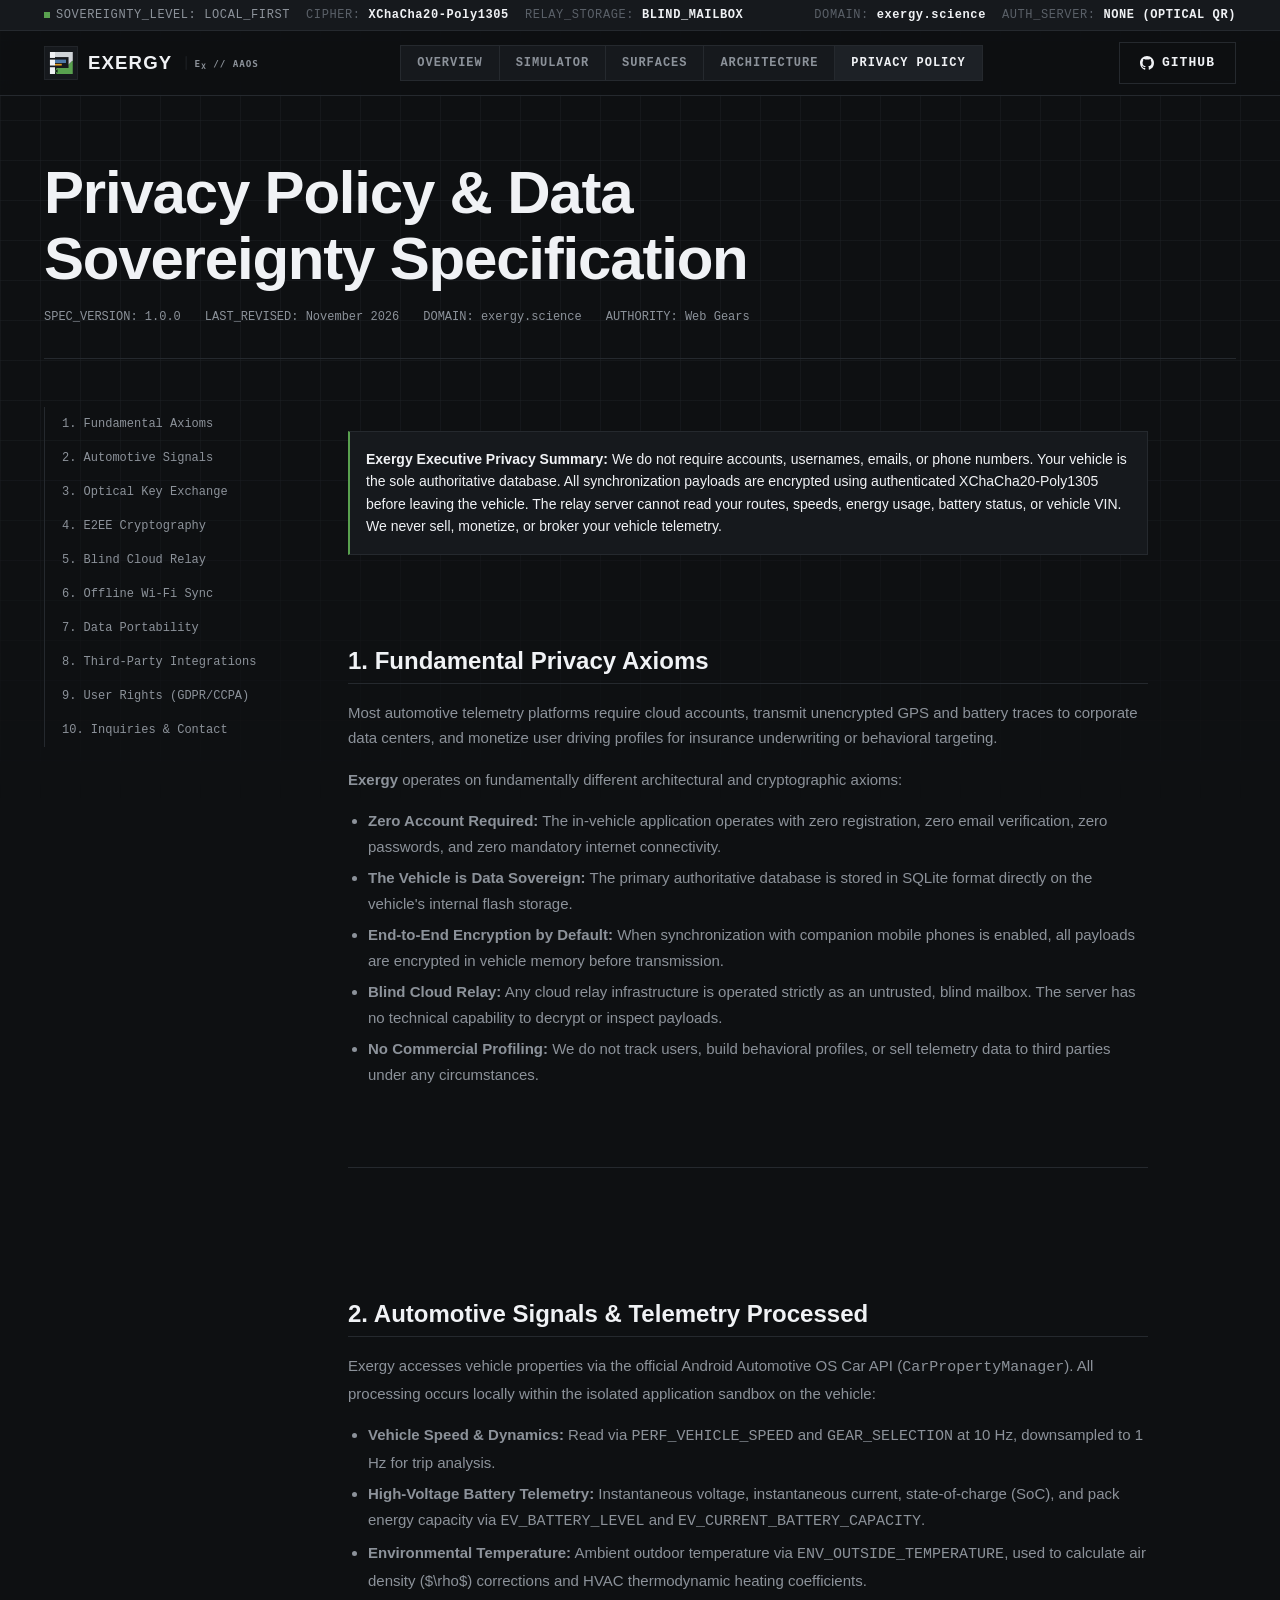
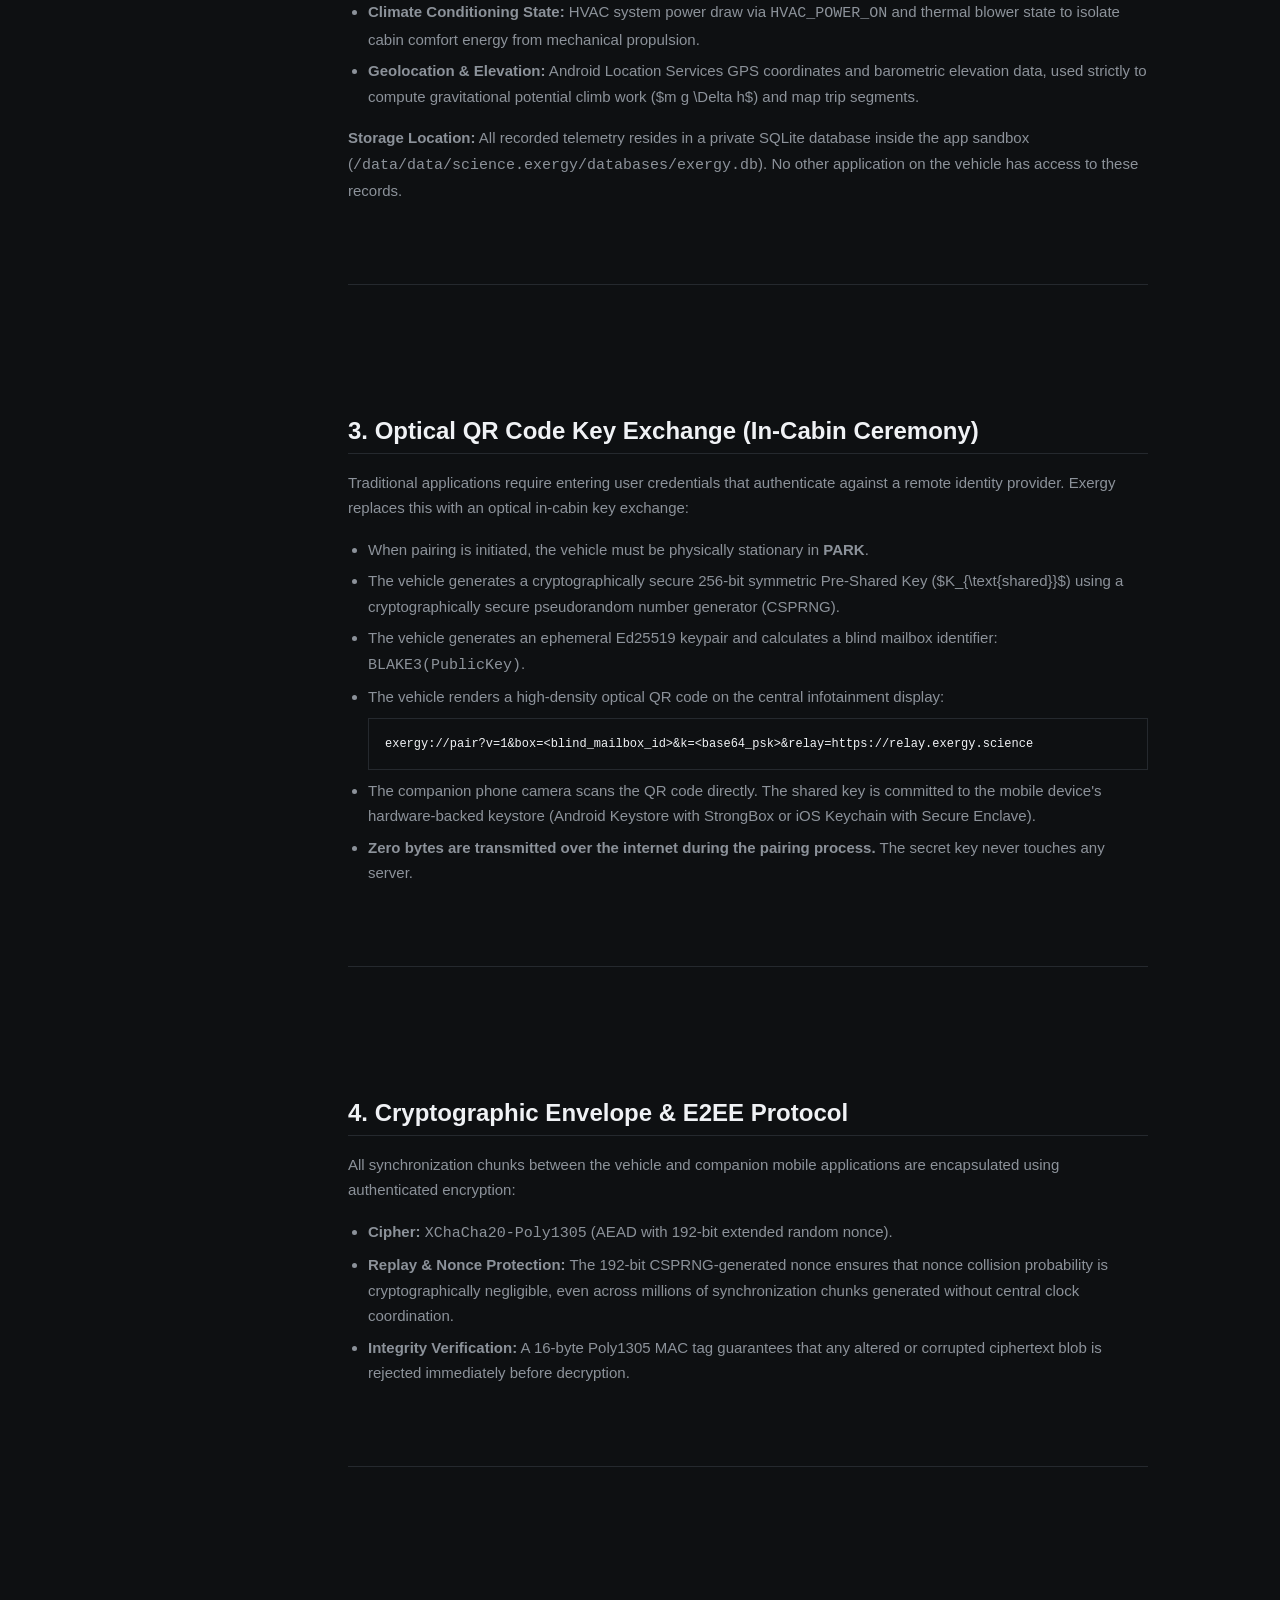
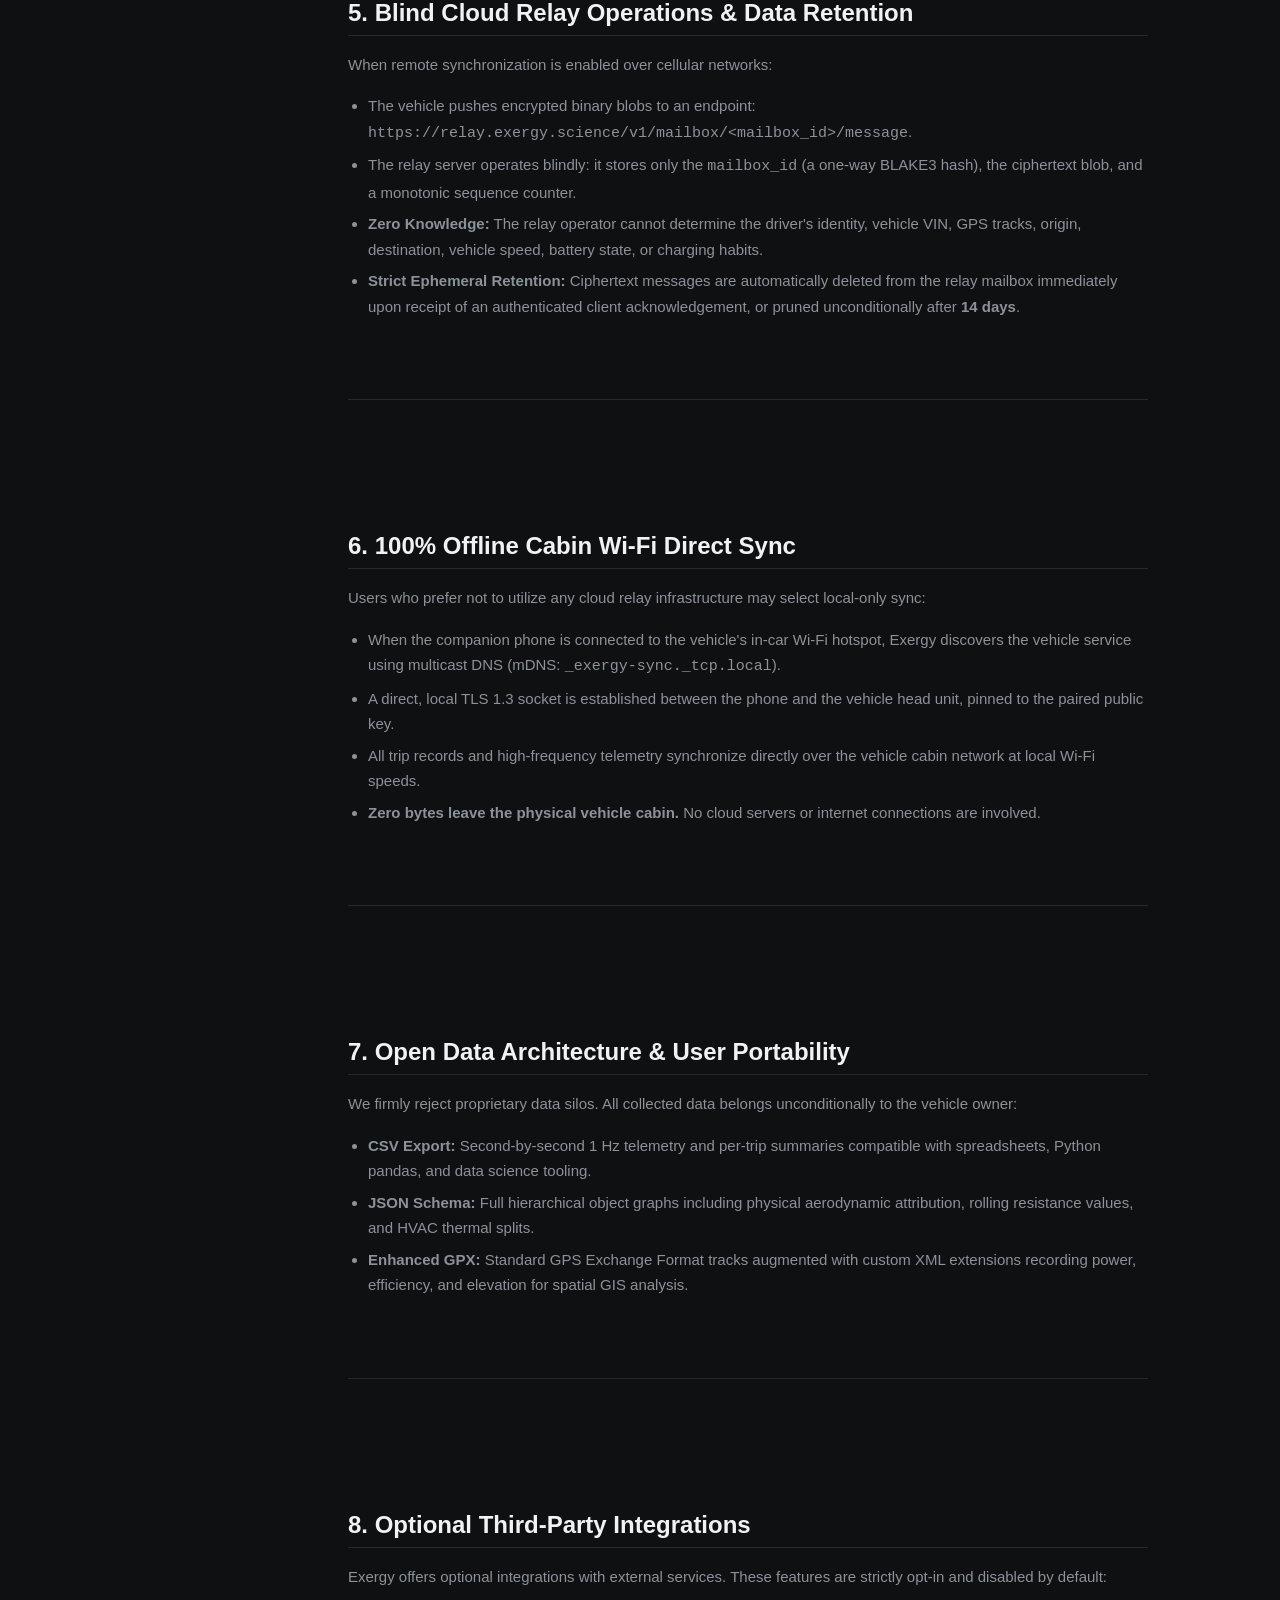
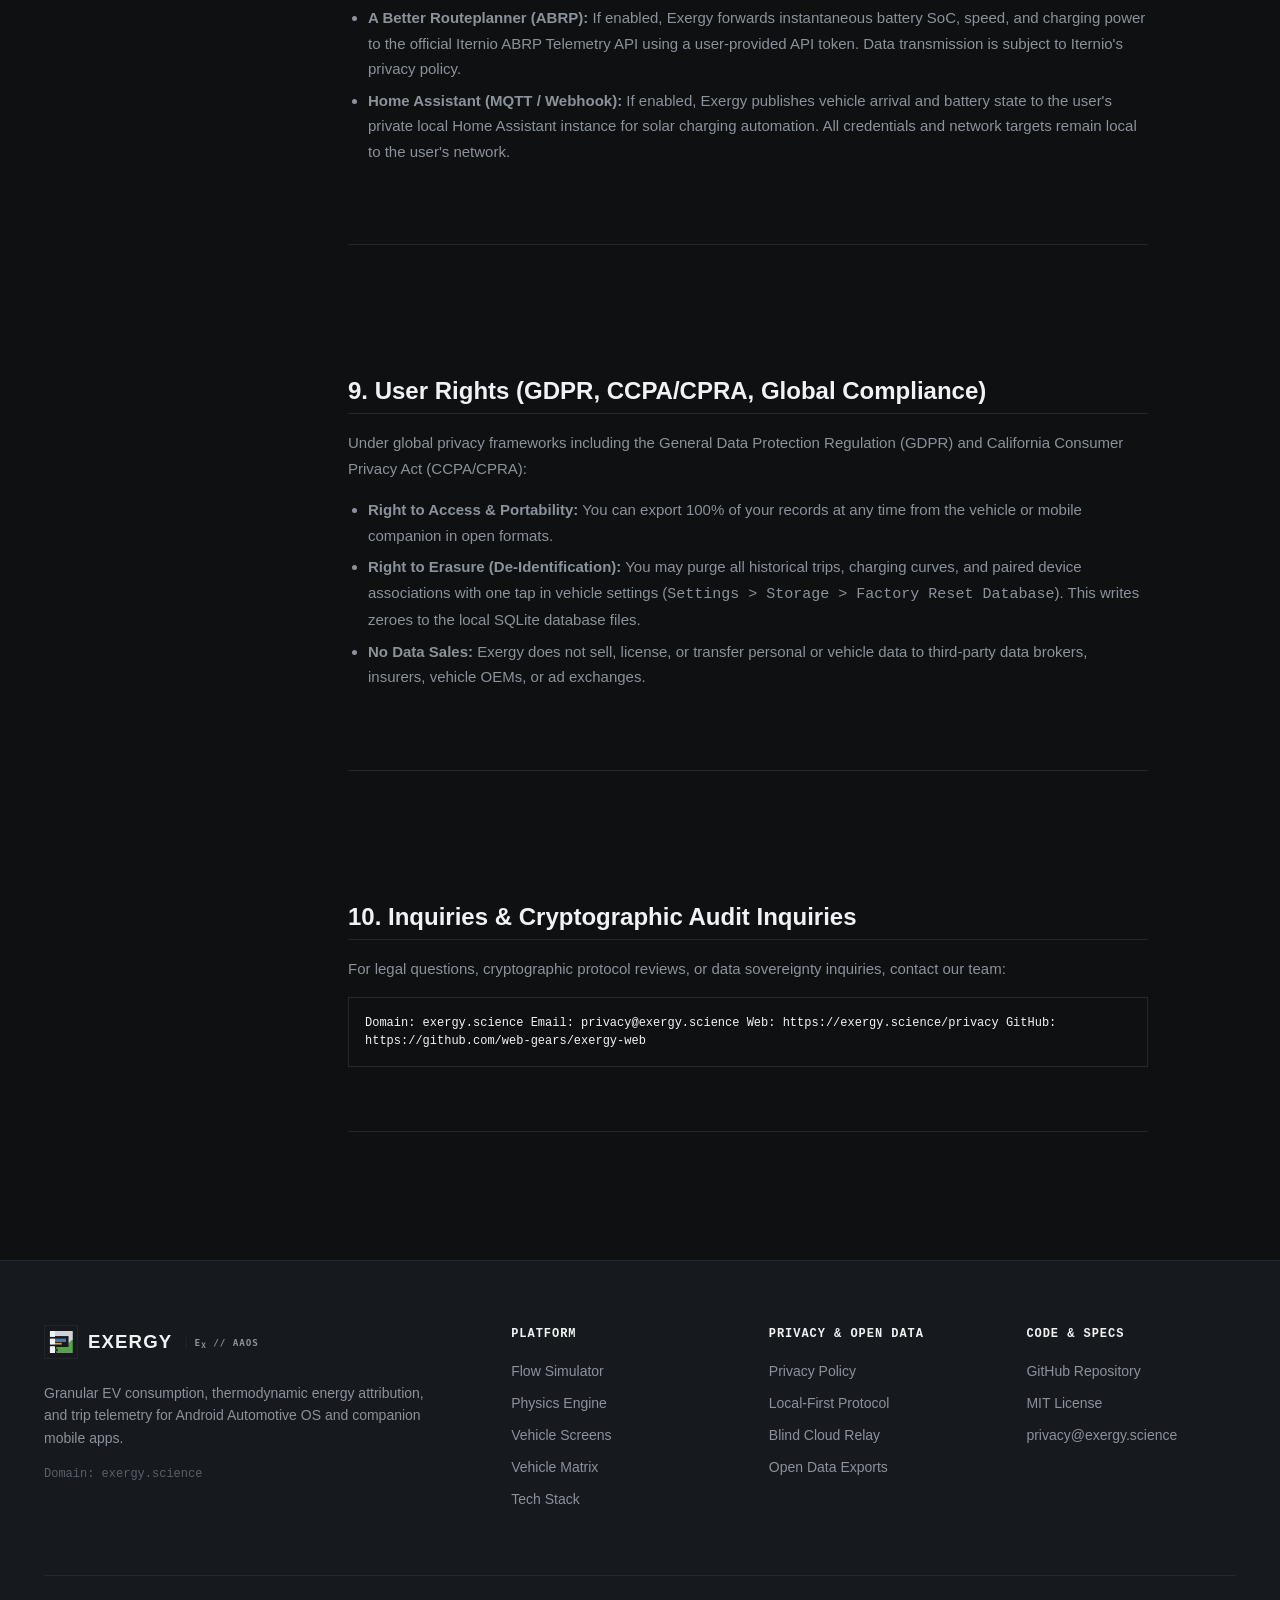
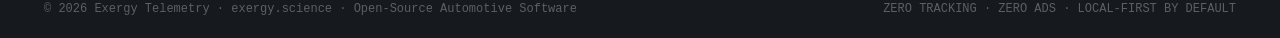
<file: privacy/index.html>
<!DOCTYPE html>
<html lang="en">
<head>
  <meta charset="UTF-8">
  <meta name="viewport" content="width=device-width, initial-scale=1.0">
  <title>Privacy Policy — Exergy Telemetry (exergy.science)</title>
  <meta name="description" content="Official Privacy Policy and Zero-Knowledge Data Sovereignty Specification for Exergy EV telemetry on Android Automotive OS and companion mobile apps.">
  <link rel="canonical" href="https://exergy.science/privacy">
  <meta name="deployment-target" content="vercel">
  <meta name="deployment-version" content="1.0.1">

  <!-- Open Graph / Meta -->
  <meta property="og:type" content="article">
  <meta property="og:url" content="https://exergy.science/privacy">
  <meta property="og:title" content="Privacy Policy — Exergy Telemetry">
  <meta property="og:description" content="Local-first data sovereignty, zero-knowledge E2EE sync, and automotive telemetry privacy specification.">
  <meta property="og:image" content="https://exergy.science/assets/images/flow-car.png">

  <link rel="icon" type="image/svg+xml" href="/assets/favicon.svg">
  <link rel="stylesheet" href="/assets/css/style.css">
</head>
<body>

  <!-- Background Technical Drafting Grid -->
  <div class="drafting-grid-bg" aria-hidden="true"></div>

  <!-- Real-Time Telemetry Ticker -->
  <aside class="telemetry-ticker" aria-label="Privacy Protocol Specification">
    <div class="container">
      <div class="ticker-left">
        <span><span class="status-dot"></span>SOVEREIGNTY_LEVEL: LOCAL_FIRST</span>
        <span><span class="ticker-tag">CIPHER:</span> <span class="ticker-val">XChaCha20-Poly1305</span></span>
        <span><span class="ticker-tag">RELAY_STORAGE:</span> <span class="ticker-val">BLIND_MAILBOX</span></span>
      </div>
      <div class="ticker-right">
        <span><span class="ticker-tag">DOMAIN:</span> <span class="ticker-val">exergy.science</span></span>
        <span><span class="ticker-tag">AUTH_SERVER:</span> <span class="ticker-val">NONE (OPTICAL QR)</span></span>
      </div>
    </div>
  </aside>

  <!-- Global Site Header -->
  <header class="site-header">
    <div class="container">
      <a href="/" class="logo-link" aria-label="Exergy Homepage">
        <img src="/assets/logo.svg" alt="Exergy Logo" width="220" height="34">
      </a>
      
      <nav class="nav-links" aria-label="Main Navigation">
        <a href="/" class="nav-link">Overview</a>
        <a href="/#simulator" class="nav-link">Simulator</a>
        <a href="/#surfaces" class="nav-link">Surfaces</a>
        <a href="/#architecture" class="nav-link">Architecture</a>
        <a href="/privacy" class="nav-link active">Privacy Policy</a>
      </nav>

      <div class="header-actions">
        <a href="https://github.com/web-gears/exergy-web" target="_blank" rel="noopener noreferrer" class="btn btn-outline">
          <svg width="14" height="14" viewBox="0 0 24 24" fill="currentColor" aria-hidden="true">
            <path d="M12 0C5.37 0 0 5.37 0 12c0 5.31 3.435 9.795 8.205 11.385.6.105.825-.255.825-.57 0-.285-.015-1.23-.015-2.235-3.015.555-3.795-.735-4.035-1.41-.135-.345-.72-1.41-1.23-1.695-.42-.225-1.02-.78-.015-.795.945-.015 1.62.87 1.845 1.23 1.08 1.815 2.805 1.305 3.495.99.105-.78.42-1.305.765-1.605-2.67-.3-5.46-1.335-5.46-5.925 0-1.305.465-2.385 1.23-3.225-.12-.3-.54-1.53.12-3.18 0 0 1.005-.315 3.3 1.23.96-.27 1.98-.405 3-.405s2.04.135 3 .405c2.295-1.56 3.3-1.23 3.3-1.23.66 1.65.24 2.88.12 3.18.765.84 1.23 1.905 1.23 3.225 0 4.605-2.805 5.625-5.475 5.925.435.375.81 1.095.81 2.22 0 1.605-.015 2.895-.015 3.3 0 .315.225.69.825.57A12.02 12.02 0 0024 12c0-6.63-5.37-12-12-12z"/>
          </svg>
          GitHub
        </a>
      </div>
    </div>
  </header>

  <main class="doc-page">
    <div class="container">
      <div class="doc-header">
        <h1 class="hero-title" style="margin-bottom: var(--spacing-sm);">Privacy Policy &amp; Data Sovereignty Specification</h1>
        <div class="doc-meta">
          <span>SPEC_VERSION: 1.0.0</span>
          <span>LAST_REVISED: November 2026</span>
          <span>DOMAIN: exergy.science</span>
          <span>AUTHORITY: Web Gears</span>
        </div>
      </div>

      <div class="doc-content">
        <!-- Sidebar Navigation -->
        <aside class="doc-sidebar" aria-label="Privacy Sections">
          <nav class="doc-nav">
            <a href="#principles" class="active">1. Fundamental Axioms</a>
            <a href="#signals">2. Automotive Signals</a>
            <a href="#pairing">3. Optical Key Exchange</a>
            <a href="#encryption">4. E2EE Cryptography</a>
            <a href="#relay">5. Blind Cloud Relay</a>
            <a href="#offline">6. Offline Wi-Fi Sync</a>
            <a href="#exports">7. Data Portability</a>
            <a href="#thirdparty">8. Third-Party Integrations</a>
            <a href="#rights">9. User Rights (GDPR/CCPA)</a>
            <a href="#contact">10. Inquiries &amp; Contact</a>
          </nav>
        </aside>

        <!-- Main Document Body -->
        <article class="doc-body">
          <div class="doc-callout">
            <strong>Exergy Executive Privacy Summary:</strong> 
            We do not require accounts, usernames, emails, or phone numbers. 
            Your vehicle is the sole authoritative database. 
            All synchronization payloads are encrypted using authenticated XChaCha20-Poly1305 before leaving the vehicle. 
            The relay server cannot read your routes, speeds, energy usage, battery status, or vehicle VIN. 
            We never sell, monetize, or broker your vehicle telemetry.
          </div>

          <section id="principles" class="doc-section">
            <h2>1. Fundamental Privacy Axioms</h2>
            <p>
              Most automotive telemetry platforms require cloud accounts, transmit unencrypted GPS and battery traces to corporate data centers, and monetize user driving profiles for insurance underwriting or behavioral targeting.
            </p>
            <p>
              <strong>Exergy</strong> operates on fundamentally different architectural and cryptographic axioms:
            </p>
            <ul>
              <li><strong>Zero Account Required:</strong> The in-vehicle application operates with zero registration, zero email verification, zero passwords, and zero mandatory internet connectivity.</li>
              <li><strong>The Vehicle is Data Sovereign:</strong> The primary authoritative database is stored in SQLite format directly on the vehicle's internal flash storage.</li>
              <li><strong>End-to-End Encryption by Default:</strong> When synchronization with companion mobile phones is enabled, all payloads are encrypted in vehicle memory before transmission.</li>
              <li><strong>Blind Cloud Relay:</strong> Any cloud relay infrastructure is operated strictly as an untrusted, blind mailbox. The server has no technical capability to decrypt or inspect payloads.</li>
              <li><strong>No Commercial Profiling:</strong> We do not track users, build behavioral profiles, or sell telemetry data to third parties under any circumstances.</li>
            </ul>
          </section>

          <section id="signals" class="doc-section">
            <h2>2. Automotive Signals &amp; Telemetry Processed</h2>
            <p>
              Exergy accesses vehicle properties via the official Android Automotive OS Car API (<code>CarPropertyManager</code>). All processing occurs locally within the isolated application sandbox on the vehicle:
            </p>
            <ul>
              <li><strong>Vehicle Speed &amp; Dynamics:</strong> Read via <code>PERF_VEHICLE_SPEED</code> and <code>GEAR_SELECTION</code> at 10 Hz, downsampled to 1 Hz for trip analysis.</li>
              <li><strong>High-Voltage Battery Telemetry:</strong> Instantaneous voltage, instantaneous current, state-of-charge (SoC), and pack energy capacity via <code>EV_BATTERY_LEVEL</code> and <code>EV_CURRENT_BATTERY_CAPACITY</code>.</li>
              <li><strong>Environmental Temperature:</strong> Ambient outdoor temperature via <code>ENV_OUTSIDE_TEMPERATURE</code>, used to calculate air density ($\rho$) corrections and HVAC thermodynamic heating coefficients.</li>
              <li><strong>Climate Conditioning State:</strong> HVAC system power draw via <code>HVAC_POWER_ON</code> and thermal blower state to isolate cabin comfort energy from mechanical propulsion.</li>
              <li><strong>Geolocation &amp; Elevation:</strong> Android Location Services GPS coordinates and barometric elevation data, used strictly to compute gravitational potential climb work ($m g \Delta h$) and map trip segments.</li>
            </ul>
            <p>
              <strong>Storage Location:</strong> All recorded telemetry resides in a private SQLite database inside the app sandbox (<code>/data/data/science.exergy/databases/exergy.db</code>). No other application on the vehicle has access to these records.
            </p>
          </section>

          <section id="pairing" class="doc-section">
            <h2>3. Optical QR Code Key Exchange (In-Cabin Ceremony)</h2>
            <p>
              Traditional applications require entering user credentials that authenticate against a remote identity provider. Exergy replaces this with an optical in-cabin key exchange:
            </p>
            <ul>
              <li>When pairing is initiated, the vehicle must be physically stationary in <strong>PARK</strong>.</li>
              <li>The vehicle generates a cryptographically secure 256-bit symmetric Pre-Shared Key ($K_{\text{shared}}$) using a cryptographically secure pseudorandom number generator (CSPRNG).</li>
              <li>The vehicle generates an ephemeral Ed25519 keypair and calculates a blind mailbox identifier: <code>BLAKE3(PublicKey)</code>.</li>
              <li>The vehicle renders a high-density optical QR code on the central infotainment display:
                <pre class="code-block" style="margin: 8px 0;">exergy://pair?v=1&amp;box=&lt;blind_mailbox_id&gt;&amp;k=&lt;base64_psk&gt;&amp;relay=https://relay.exergy.science</pre>
              </li>
              <li>The companion phone camera scans the QR code directly. The shared key is committed to the mobile device's hardware-backed keystore (Android Keystore with StrongBox or iOS Keychain with Secure Enclave).</li>
              <li><strong>Zero bytes are transmitted over the internet during the pairing process.</strong> The secret key never touches any server.</li>
            </ul>
          </section>

          <section id="encryption" class="doc-section">
            <h2>4. Cryptographic Envelope &amp; E2EE Protocol</h2>
            <p>
              All synchronization chunks between the vehicle and companion mobile applications are encapsulated using authenticated encryption:
            </p>
            <ul>
              <li><strong>Cipher:</strong> <code>XChaCha20-Poly1305</code> (AEAD with 192-bit extended random nonce).</li>
              <li><strong>Replay &amp; Nonce Protection:</strong> The 192-bit CSPRNG-generated nonce ensures that nonce collision probability is cryptographically negligible, even across millions of synchronization chunks generated without central clock coordination.</li>
              <li><strong>Integrity Verification:</strong> A 16-byte Poly1305 MAC tag guarantees that any altered or corrupted ciphertext blob is rejected immediately before decryption.</li>
            </ul>
          </section>

          <section id="relay" class="doc-section">
            <h2>5. Blind Cloud Relay Operations &amp; Data Retention</h2>
            <p>
              When remote synchronization is enabled over cellular networks:
            </p>
            <ul>
              <li>The vehicle pushes encrypted binary blobs to an endpoint: <code>https://relay.exergy.science/v1/mailbox/&lt;mailbox_id&gt;/message</code>.</li>
              <li>The relay server operates blindly: it stores only the <code>mailbox_id</code> (a one-way BLAKE3 hash), the ciphertext blob, and a monotonic sequence counter.</li>
              <li><strong>Zero Knowledge:</strong> The relay operator cannot determine the driver's identity, vehicle VIN, GPS tracks, origin, destination, vehicle speed, battery state, or charging habits.</li>
              <li><strong>Strict Ephemeral Retention:</strong> Ciphertext messages are automatically deleted from the relay mailbox immediately upon receipt of an authenticated client acknowledgement, or pruned unconditionally after <strong>14 days</strong>.</li>
            </ul>
          </section>

          <section id="offline" class="doc-section">
            <h2>6. 100% Offline Cabin Wi-Fi Direct Sync</h2>
            <p>
              Users who prefer not to utilize any cloud relay infrastructure may select local-only sync:
            </p>
            <ul>
              <li>When the companion phone is connected to the vehicle's in-car Wi-Fi hotspot, Exergy discovers the vehicle service using multicast DNS (mDNS: <code>_exergy-sync._tcp.local</code>).</li>
              <li>A direct, local TLS 1.3 socket is established between the phone and the vehicle head unit, pinned to the paired public key.</li>
              <li>All trip records and high-frequency telemetry synchronize directly over the vehicle cabin network at local Wi-Fi speeds.</li>
              <li><strong>Zero bytes leave the physical vehicle cabin.</strong> No cloud servers or internet connections are involved.</li>
            </ul>
          </section>

          <section id="exports" class="doc-section">
            <h2>7. Open Data Architecture &amp; User Portability</h2>
            <p>
              We firmly reject proprietary data silos. All collected data belongs unconditionally to the vehicle owner:
            </p>
            <ul>
              <li><strong>CSV Export:</strong> Second-by-second 1 Hz telemetry and per-trip summaries compatible with spreadsheets, Python pandas, and data science tooling.</li>
              <li><strong>JSON Schema:</strong> Full hierarchical object graphs including physical aerodynamic attribution, rolling resistance values, and HVAC thermal splits.</li>
              <li><strong>Enhanced GPX:</strong> Standard GPS Exchange Format tracks augmented with custom XML extensions recording power, efficiency, and elevation for spatial GIS analysis.</li>
            </ul>
          </section>

          <section id="thirdparty" class="doc-section">
            <h2>8. Optional Third-Party Integrations</h2>
            <p>
              Exergy offers optional integrations with external services. These features are strictly opt-in and disabled by default:
            </p>
            <ul>
              <li><strong>A Better Routeplanner (ABRP):</strong> If enabled, Exergy forwards instantaneous battery SoC, speed, and charging power to the official Iternio ABRP Telemetry API using a user-provided API token. Data transmission is subject to Iternio's privacy policy.</li>
              <li><strong>Home Assistant (MQTT / Webhook):</strong> If enabled, Exergy publishes vehicle arrival and battery state to the user's private local Home Assistant instance for solar charging automation. All credentials and network targets remain local to the user's network.</li>
            </ul>
          </section>

          <section id="rights" class="doc-section">
            <h2>9. User Rights (GDPR, CCPA/CPRA, Global Compliance)</h2>
            <p>
              Under global privacy frameworks including the General Data Protection Regulation (GDPR) and California Consumer Privacy Act (CCPA/CPRA):
            </p>
            <ul>
              <li><strong>Right to Access &amp; Portability:</strong> You can export 100% of your records at any time from the vehicle or mobile companion in open formats.</li>
              <li><strong>Right to Erasure (De-Identification):</strong> You may purge all historical trips, charging curves, and paired device associations with one tap in vehicle settings (<code>Settings &gt; Storage &gt; Factory Reset Database</code>). This writes zeroes to the local SQLite database files.</li>
              <li><strong>No Data Sales:</strong> Exergy does not sell, license, or transfer personal or vehicle data to third-party data brokers, insurers, vehicle OEMs, or ad exchanges.</li>
            </ul>
          </section>

          <section id="contact" class="doc-section">
            <h2>10. Inquiries &amp; Cryptographic Audit Inquiries</h2>
            <p>
              For legal questions, cryptographic protocol reviews, or data sovereignty inquiries, contact our team:
            </p>
            <div class="code-block" style="margin-top: 12px;">
Domain: exergy.science
Email:  privacy@exergy.science
Web:    https://exergy.science/privacy
GitHub: https://github.com/web-gears/exergy-web</div>
          </section>
        </article>
      </div>
    </div>
  </main>

  <!-- Site Footer -->
  <footer class="site-footer">
    <div class="container">
      <div class="footer-grid">
        <div class="footer-brand">
          <img src="/assets/logo.svg" alt="Exergy" width="220" height="34">
          <p>
            Granular EV consumption, thermodynamic energy attribution, and trip telemetry for Android Automotive OS and companion mobile apps.
          </p>
          <div style="margin-top: 16px; font-family: var(--font-mono); font-size: 0.75rem; color: var(--text-muted);">
            Domain: <code>exergy.science</code>
          </div>
        </div>

        <div class="footer-col">
          <h5>Platform</h5>
          <ul class="footer-links">
            <li><a href="/#simulator">Flow Simulator</a></li>
            <li><a href="/#physics">Physics Engine</a></li>
            <li><a href="/#surfaces">Vehicle Screens</a></li>
            <li><a href="/#compatibility">Vehicle Matrix</a></li>
            <li><a href="/#architecture">Tech Stack</a></li>
          </ul>
        </div>

        <div class="footer-col">
          <h5>Privacy &amp; Open Data</h5>
          <ul class="footer-links">
            <li><a href="/privacy">Privacy Policy</a></li>
            <li><a href="/#privacy">Local-First Protocol</a></li>
            <li><a href="/#privacy">Blind Cloud Relay</a></li>
            <li><a href="/#privacy">Open Data Exports</a></li>
          </ul>
        </div>

        <div class="footer-col">
          <h5>Code &amp; Specs</h5>
          <ul class="footer-links">
            <li><a href="https://github.com/web-gears/exergy-web" target="_blank" rel="noopener noreferrer">GitHub Repository</a></li>
            <li><a href="https://github.com/web-gears/exergy-web/blob/main/LICENSE" target="_blank" rel="noopener noreferrer">MIT License</a></li>
            <li><a href="mailto:privacy@exergy.science">privacy@exergy.science</a></li>
          </ul>
        </div>
      </div>

      <div class="footer-bottom">
        <div>© 2026 Exergy Telemetry · exergy.science · Open-Source Automotive Software</div>
        <div>ZERO TRACKING · ZERO ADS · LOCAL-FIRST BY DEFAULT</div>
      </div>
    </div>
  </footer>

  <script src="/assets/js/main.js"></script>
</body>
</html>
</file>
<file: assets/css/style.css>
/* ==========================================================================
   EXERGY // THERMODYNAMIC EV TELEMETRY DESIGN SYSTEM
   Direction 2: Thermodynamic Sankey & Grassmann Flow
   Drafting grid, zero radius, 1px hairlines, tabular figures, physical sinks
   ========================================================================== */

:root {
  --canvas-dark: #0E1012;
  --surface-dark: #16191D;
  --surface-elevated: #1D2126;
  --surface-active: #22272E;
  --border-hairline: #25292E;
  --border-active: #383E46;
  --border-focus: #FFFFFF;
  --border-subtle: #1C2024;

  --text-primary: #F0F2F5;
  --text-secondary: #8C929A;
  --text-muted: #5A6068;

  /* Thermodynamic Energy Sink Streams */
  --sink-traction: #D0D4D8;
  --sink-climate: #4E79A7;
  --sink-climb: #E19C24;
  --sink-auxiliary: #9B7BB8;
  --sink-standby: #33373B;
  --sink-regen: #59A14F;

  --font-sans: 'Inter', -apple-system, BlinkMacSystemFont, "Segoe UI", Roboto, "Helvetica Neue", Arial, sans-serif;
  --font-mono: 'JetBrains Mono', 'Roboto Mono', 'SF Mono', Menlo, Consolas, "Liberation Mono", monospace;

  --spacing-xs: 4px;
  --spacing-sm: 8px;
  --spacing-md: 16px;
  --spacing-lg: 24px;
  --spacing-xl: 32px;
  --spacing-2xl: 48px;
  --spacing-3xl: 64px;

  --container-max: 1240px;
}

/* Base Reset & Reset Geometry to Strict 0px Radius */
*, *::before, *::after {
  box-sizing: border-box;
  margin: 0;
  padding: 0;
  border-radius: 0 !important;
}

html {
  font-size: 16px;
  background-color: var(--canvas-dark);
  color: var(--text-primary);
  font-family: var(--font-sans);
  line-height: 1.5;
  text-rendering: optimizeLegibility;
  -webkit-font-smoothing: antialiased;
  -moz-osx-font-smoothing: grayscale;
  scroll-behavior: smooth;
}

body {
  min-height: 100vh;
  background-color: var(--canvas-dark);
  color: var(--text-primary);
  display: flex;
  flex-direction: column;
  position: relative;
  overflow-x: hidden;
}

/* Browser Surface Styling */
::selection {
  background: var(--sink-climate);
  color: #FFFFFF;
}

::-webkit-scrollbar {
  width: 8px;
  height: 8px;
}

::-webkit-scrollbar-track {
  background: var(--canvas-dark);
  border-left: 1px solid var(--border-hairline);
}

::-webkit-scrollbar-thumb {
  background: var(--border-active);
  border: 1px solid var(--canvas-dark);
}

::-webkit-scrollbar-thumb:hover {
  background: var(--text-muted);
}

a {
  color: inherit;
  text-decoration: none;
}

a:focus-visible, button:focus-visible, input:focus-visible {
  outline: 1px solid var(--border-focus);
  outline-offset: 2px;
}

button {
  font-family: inherit;
  cursor: pointer;
  background: none;
  border: none;
}

/* Engineering Drafting Grid Background */
.drafting-grid-bg {
  position: absolute;
  top: 0;
  left: 0;
  right: 0;
  height: 800px;
  background-image: 
    linear-gradient(to right, rgba(37, 41, 46, 0.35) 1px, transparent 1px),
    linear-gradient(to bottom, rgba(37, 41, 46, 0.35) 1px, transparent 1px);
  background-size: 40px 40px;
  pointer-events: none;
  z-index: 0;
  mask-image: linear-gradient(to bottom, black 50%, transparent 100%);
  -webkit-mask-image: linear-gradient(to bottom, black 50%, transparent 100%);
}

.container {
  width: 100%;
  max-width: var(--container-max);
  margin-left: auto;
  margin-right: auto;
  padding-left: var(--spacing-lg);
  padding-right: var(--spacing-lg);
  position: relative;
  z-index: 1;
}

/* Top Telemetry Ticker Bar */
.telemetry-ticker {
  background: var(--surface-dark);
  border-bottom: 1px solid var(--border-hairline);
  font-family: var(--font-mono);
  font-size: 0.75rem;
  letter-spacing: 0.05em;
  color: var(--text-secondary);
  padding: 6px 0;
  position: relative;
  z-index: 50;
}

.telemetry-ticker .container {
  display: flex;
  align-items: center;
  justify-content: space-between;
  flex-wrap: wrap;
  gap: var(--spacing-md);
}

.ticker-left, .ticker-right {
  display: flex;
  align-items: center;
  gap: var(--spacing-md);
}

.status-dot {
  display: inline-block;
  width: 6px;
  height: 6px;
  background-color: var(--sink-regen);
  margin-right: 6px;
}

.ticker-tag {
  color: var(--text-muted);
}

.ticker-val {
  color: var(--text-primary);
  font-variant-numeric: tabular-nums;
  font-weight: 600;
}

/* Primary Header */
.site-header {
  background: rgba(14, 16, 18, 0.95);
  backdrop-filter: blur(8px);
  border-bottom: 1px solid var(--border-hairline);
  position: sticky;
  top: 0;
  z-index: 100;
}

.site-header .container {
  display: flex;
  align-items: center;
  justify-content: space-between;
  height: 64px;
}

.logo-link {
  display: flex;
  align-items: center;
  gap: var(--spacing-sm);
}

.nav-links {
  display: flex;
  align-items: center;
  gap: 1px;
  background: var(--border-hairline);
  border: 1px solid var(--border-hairline);
}

.nav-link {
  background: var(--surface-dark);
  padding: 8px 16px;
  font-family: var(--font-mono);
  font-size: 0.75rem;
  font-weight: 600;
  letter-spacing: 0.08em;
  text-transform: uppercase;
  color: var(--text-secondary);
  transition: color 0.15s ease, background 0.15s ease;
}

.nav-link:hover, .nav-link.active {
  background: var(--surface-elevated);
  color: var(--text-primary);
}

.header-actions {
  display: flex;
  align-items: center;
  gap: var(--spacing-md);
}

/* Hairline Buttons */
.btn {
  display: inline-flex;
  align-items: center;
  justify-content: center;
  gap: var(--spacing-sm);
  padding: 10px 20px;
  font-family: var(--font-mono);
  font-size: 0.8125rem;
  font-weight: 700;
  letter-spacing: 0.08em;
  text-transform: uppercase;
  transition: all 0.15s ease;
  white-space: nowrap;
}

.btn-primary {
  background: var(--text-primary);
  color: var(--canvas-dark);
  border: 1px solid var(--text-primary);
}

.btn-primary:hover {
  background: #FFFFFF;
  border-color: #FFFFFF;
  box-shadow: 0 0 0 1px #FFFFFF;
}

.btn-outline {
  background: transparent;
  color: var(--text-primary);
  border: 1px solid var(--border-hairline);
}

.btn-outline:hover {
  background: var(--surface-dark);
  border-color: var(--text-secondary);
}

.btn-sink-regen {
  background: rgba(89, 161, 79, 0.1);
  border: 1px solid var(--sink-regen);
  color: #71BF65;
}

.btn-sink-regen:hover {
  background: rgba(89, 161, 79, 0.2);
}

/* Typography Scale */
h1, h2, h3, h4 {
  font-family: var(--font-sans);
  color: var(--text-primary);
  font-feature-settings: "tnum" 1, "zero" 1;
  font-variant-numeric: tabular-nums;
}

.hero-title {
  font-size: clamp(2.25rem, 5vw, 3.75rem);
  font-weight: 700;
  line-height: 1.1;
  letter-spacing: -0.02em;
  margin-bottom: var(--spacing-lg);
  max-width: 820px;
}

.hero-subtitle {
  font-size: clamp(1rem, 2vw, 1.25rem);
  font-weight: 400;
  line-height: 1.6;
  color: var(--text-secondary);
  max-width: 760px;
  margin-bottom: var(--spacing-xl);
}

.section-title {
  font-size: clamp(1.75rem, 3.5vw, 2.5rem);
  font-weight: 700;
  line-height: 1.15;
  letter-spacing: -0.015em;
  margin-bottom: var(--spacing-md);
}

.section-desc {
  font-size: 1.0625rem;
  line-height: 1.6;
  color: var(--text-secondary);
  max-width: 720px;
  margin-bottom: var(--spacing-2xl);
}

.mono-heading {
  font-family: var(--font-mono);
  font-size: 0.8125rem;
  font-weight: 700;
  letter-spacing: 0.08em;
  text-transform: uppercase;
  color: var(--text-muted);
}

/* Sections Structure */
section {
  padding: var(--spacing-3xl) 0;
  position: relative;
  border-bottom: 1px solid var(--border-hairline);
}

/* Hero Section */
.hero-section {
  padding-top: var(--spacing-3xl);
  padding-bottom: var(--spacing-3xl);
}

.hero-top-meta {
  display: flex;
  align-items: center;
  gap: var(--spacing-md);
  margin-bottom: var(--spacing-lg);
  flex-wrap: wrap;
}

.badge-hairline {
  display: inline-flex;
  align-items: center;
  gap: 6px;
  border: 1px solid var(--border-hairline);
  background: var(--surface-dark);
  padding: 4px 10px;
  font-family: var(--font-mono);
  font-size: 0.75rem;
  font-weight: 600;
  letter-spacing: 0.06em;
  color: var(--text-secondary);
  text-transform: uppercase;
}

.badge-hairline.highlight {
  border-color: var(--sink-climate);
  color: #7AA2CF;
}

.hero-cta-group {
  display: flex;
  align-items: center;
  gap: var(--spacing-md);
  flex-wrap: wrap;
  margin-bottom: var(--spacing-3xl);
}

/* Interactive Grassmann / Sankey Telemetry Console */
.flow-simulator-deck {
  background: var(--surface-dark);
  border: 1px solid var(--border-hairline);
  padding: var(--spacing-xl);
  margin-top: var(--spacing-xl);
}

.deck-header {
  display: flex;
  align-items: center;
  justify-content: space-between;
  border-bottom: 1px solid var(--border-hairline);
  padding-bottom: var(--spacing-md);
  margin-bottom: var(--spacing-lg);
  flex-wrap: wrap;
  gap: var(--spacing-md);
}

.deck-title {
  display: flex;
  align-items: center;
  gap: var(--spacing-md);
}

.deck-title h3 {
  font-size: 1.125rem;
  font-weight: 600;
}

.deck-controls {
  display: grid;
  grid-template-columns: repeat(auto-fit, minmax(200px, 1fr));
  gap: var(--spacing-md);
  margin-bottom: var(--spacing-xl);
  background: var(--canvas-dark);
  border: 1px solid var(--border-hairline);
  padding: var(--spacing-md);
}

.control-item {
  display: flex;
  flex-direction: column;
  gap: 6px;
}

.control-label {
  font-family: var(--font-mono);
  font-size: 0.6875rem;
  font-weight: 700;
  text-transform: uppercase;
  letter-spacing: 0.08em;
  color: var(--text-secondary);
  display: flex;
  justify-content: space-between;
}

.control-val {
  color: var(--text-primary);
  font-variant-numeric: tabular-nums;
  font-weight: 700;
}

input[type="range"] {
  -webkit-appearance: none;
  appearance: none;
  width: 100%;
  height: 4px;
  background: var(--border-hairline);
  outline: none;
}

input[type="range"]::-webkit-slider-thumb {
  -webkit-appearance: none;
  appearance: none;
  width: 14px;
  height: 14px;
  background: var(--text-primary);
  cursor: pointer;
  border: 1px solid var(--canvas-dark);
}

input[type="range"]::-moz-range-thumb {
  width: 14px;
  height: 14px;
  background: var(--text-primary);
  cursor: pointer;
  border: 1px solid var(--canvas-dark);
}

/* Segmented Switcher for HVAC Mode */
.segmented-mode-switch {
  display: flex;
  border: 1px solid var(--border-hairline);
  background: var(--canvas-dark);
}

.mode-btn {
  flex: 1;
  padding: 6px 10px;
  font-family: var(--font-mono);
  font-size: 0.6875rem;
  font-weight: 700;
  letter-spacing: 0.06em;
  text-transform: uppercase;
  color: var(--text-secondary);
  text-align: center;
  border-right: 1px solid var(--border-hairline);
  transition: all 0.1s ease;
}

.mode-btn:last-child {
  border-right: none;
}

.mode-btn.active {
  background: var(--surface-elevated);
  color: var(--text-primary);
}

/* SVG Sankey Diagram Canvas */
.flow-svg-container {
  width: 100%;
  background: var(--canvas-dark);
  border: 1px solid var(--border-hairline);
  padding: var(--spacing-lg);
  overflow-x: auto;
}

.flow-svg {
  width: 100%;
  min-width: 720px;
  height: auto;
  display: block;
}

/* Physics Attribution Breakdown Section */
.attribution-grid {
  display: grid;
  grid-template-columns: repeat(auto-fit, minmax(320px, 1fr));
  gap: var(--spacing-lg);
}

.physics-card {
  background: var(--surface-dark);
  border: 1px solid var(--border-hairline);
  padding: var(--spacing-lg);
  display: flex;
  flex-direction: column;
}

.physics-header {
  display: flex;
  align-items: center;
  justify-content: space-between;
  margin-bottom: var(--spacing-md);
  padding-bottom: var(--spacing-sm);
  border-bottom: 1px solid var(--border-hairline);
}

.sink-indicator {
  display: inline-flex;
  align-items: center;
  gap: 8px;
  font-family: var(--font-mono);
  font-size: 0.75rem;
  font-weight: 700;
  letter-spacing: 0.08em;
  text-transform: uppercase;
}

.sink-bar {
  width: 10px;
  height: 10px;
}

.physics-formula {
  background: var(--canvas-dark);
  border: 1px solid var(--border-hairline);
  font-family: var(--font-mono);
  font-size: 0.8125rem;
  padding: var(--spacing-sm) var(--spacing-md);
  margin-bottom: var(--spacing-md);
  color: var(--text-primary);
}

.physics-body {
  font-size: 0.875rem;
  line-height: 1.6;
  color: var(--text-secondary);
  flex-grow: 1;
}

/* Side-by-Side Comparison Box */
.comparison-container {
  display: grid;
  grid-template-columns: 1fr 1fr;
  gap: 1px;
  background: var(--border-hairline);
  border: 1px solid var(--border-hairline);
  margin-top: var(--spacing-2xl);
}

.comparison-col {
  background: var(--surface-dark);
  padding: var(--spacing-xl);
}

.comparison-col.bad {
  border-left: 2px solid var(--text-muted);
}

.comparison-col.good {
  border-left: 2px solid var(--sink-regen);
}

.comparison-tag {
  font-family: var(--font-mono);
  font-size: 0.6875rem;
  font-weight: 700;
  letter-spacing: 0.08em;
  text-transform: uppercase;
  margin-bottom: var(--spacing-sm);
}

.comparison-col.bad .comparison-tag {
  color: var(--text-muted);
}

.comparison-col.good .comparison-tag {
  color: var(--sink-regen);
}

.comparison-metric {
  font-size: 2.25rem;
  font-weight: 700;
  font-variant-numeric: tabular-nums;
  margin-bottom: var(--spacing-sm);
}

.comparison-expl {
  font-size: 0.875rem;
  line-height: 1.6;
  color: var(--text-secondary);
}

/* Interactive Surface Showcase */
.showcase-deck {
  background: var(--surface-dark);
  border: 1px solid var(--border-hairline);
}

.showcase-tabs {
  display: flex;
  background: var(--border-hairline);
  gap: 1px;
  overflow-x: auto;
  border-bottom: 1px solid var(--border-hairline);
}

.showcase-tab {
  flex: 1;
  min-width: 180px;
  background: var(--surface-dark);
  padding: 16px 20px;
  font-family: var(--font-mono);
  font-size: 0.75rem;
  font-weight: 700;
  letter-spacing: 0.06em;
  text-transform: uppercase;
  color: var(--text-secondary);
  text-align: left;
  transition: all 0.15s ease;
  display: flex;
  flex-direction: column;
  gap: 4px;
}

.showcase-tab span.tab-sub {
  font-size: 0.6875rem;
  color: var(--text-muted);
  font-weight: 400;
}

.showcase-tab:hover {
  background: var(--surface-elevated);
  color: var(--text-primary);
}

.showcase-tab.active {
  background: var(--canvas-dark);
  color: var(--text-primary);
  border-bottom: 2px solid var(--border-focus);
}

.showcase-content {
  padding: var(--spacing-xl);
}

.showcase-panel {
  display: none;
  grid-template-columns: 1fr 1.25fr;
  gap: var(--spacing-2xl);
  align-items: center;
}

.showcase-panel.active {
  display: grid;
}

.showcase-info h3 {
  font-size: 1.5rem;
  font-weight: 700;
  margin-bottom: var(--spacing-md);
}

.showcase-info p {
  color: var(--text-secondary);
  font-size: 0.9375rem;
  line-height: 1.6;
  margin-bottom: var(--spacing-lg);
}

.showcase-specs {
  display: grid;
  grid-template-columns: 1fr 1fr;
  gap: var(--spacing-md);
  margin-bottom: var(--spacing-lg);
  border-top: 1px solid var(--border-hairline);
  padding-top: var(--spacing-md);
}

.spec-cell {
  display: flex;
  flex-direction: column;
  gap: 2px;
}

.spec-cell .key {
  font-family: var(--font-mono);
  font-size: 0.6875rem;
  color: var(--text-muted);
  text-transform: uppercase;
}

.spec-cell .val {
  font-family: var(--font-mono);
  font-size: 0.8125rem;
  font-weight: 600;
  color: var(--text-primary);
}

.showcase-media {
  background: var(--canvas-dark);
  border: 1px solid var(--border-hairline);
  position: relative;
  overflow: hidden;
}

.showcase-media img {
  width: 100%;
  height: auto;
  display: block;
  object-fit: cover;
}

.media-caption {
  padding: 8px 12px;
  border-top: 1px solid var(--border-hairline);
  font-family: var(--font-mono);
  font-size: 0.6875rem;
  color: var(--text-secondary);
  background: var(--surface-dark);
  display: flex;
  justify-content: space-between;
}

/* Privacy & Data Sovereignty Section */
.sovereignty-grid {
  display: grid;
  grid-template-columns: repeat(auto-fit, minmax(280px, 1fr));
  gap: var(--spacing-lg);
}

.sovereignty-card {
  background: var(--surface-dark);
  border: 1px solid var(--border-hairline);
  padding: var(--spacing-lg);
}

.sovereignty-card h4 {
  font-size: 1.125rem;
  font-weight: 600;
  margin-bottom: var(--spacing-sm);
  color: var(--text-primary);
}

.sovereignty-card p {
  font-size: 0.875rem;
  line-height: 1.6;
  color: var(--text-secondary);
}

.crypto-diagram {
  background: var(--canvas-dark);
  border: 1px solid var(--border-hairline);
  padding: var(--spacing-lg);
  margin-top: var(--spacing-2xl);
  font-family: var(--font-mono);
  font-size: 0.75rem;
  line-height: 1.4;
  color: var(--text-secondary);
  overflow-x: auto;
  white-space: pre;
}

/* Vehicle Compatibility Matrix */
.compat-table-container {
  border: 1px solid var(--border-hairline);
  background: var(--surface-dark);
  overflow-x: auto;
}

.compat-table {
  width: 100%;
  border-collapse: collapse;
  text-align: left;
  font-size: 0.875rem;
}

.compat-table th {
  background: var(--canvas-dark);
  border-bottom: 1px solid var(--border-hairline);
  font-family: var(--font-mono);
  font-size: 0.6875rem;
  font-weight: 700;
  text-transform: uppercase;
  letter-spacing: 0.08em;
  padding: 12px 16px;
  color: var(--text-secondary);
}

.compat-table td {
  padding: 14px 16px;
  border-bottom: 1px solid var(--border-hairline);
  color: var(--text-primary);
}

.compat-table tr:last-child td {
  border-bottom: none;
}

.compat-table tr:hover td {
  background: var(--surface-elevated);
}

.signal-chip {
  display: inline-block;
  font-family: var(--font-mono);
  font-size: 0.6875rem;
  padding: 2px 6px;
  background: var(--canvas-dark);
  border: 1px solid var(--border-hairline);
  margin: 2px;
}

.signal-chip.avail {
  border-color: rgba(89, 161, 79, 0.4);
  color: #71BF65;
}

.signal-chip.est {
  border-color: rgba(225, 156, 36, 0.4);
  color: #E19C24;
}

/* Architecture Specs Section */
.arch-grid {
  display: grid;
  grid-template-columns: 1fr 1fr;
  gap: var(--spacing-lg);
}

.arch-box {
  background: var(--surface-dark);
  border: 1px solid var(--border-hairline);
  padding: var(--spacing-xl);
}

.arch-box h3 {
  font-size: 1.25rem;
  margin-bottom: var(--spacing-md);
}

.arch-box p {
  color: var(--text-secondary);
  font-size: 0.875rem;
  line-height: 1.6;
  margin-bottom: var(--spacing-md);
}

.code-block {
  background: var(--canvas-dark);
  border: 1px solid var(--border-hairline);
  padding: var(--spacing-md);
  font-family: var(--font-mono);
  font-size: 0.75rem;
  color: var(--text-primary);
  overflow-x: auto;
  line-height: 1.5;
}

/* Footer */
.site-footer {
  background: var(--surface-dark);
  border-top: 1px solid var(--border-hairline);
  padding: var(--spacing-3xl) 0 var(--spacing-xl) 0;
  margin-top: auto;
}

.footer-grid {
  display: grid;
  grid-template-columns: 2fr 1fr 1fr 1fr;
  gap: var(--spacing-2xl);
  margin-bottom: var(--spacing-3xl);
}

.footer-brand p {
  font-size: 0.875rem;
  color: var(--text-secondary);
  line-height: 1.6;
  margin-top: var(--spacing-md);
  max-width: 380px;
}

.footer-col h5 {
  font-family: var(--font-mono);
  font-size: 0.75rem;
  font-weight: 700;
  letter-spacing: 0.08em;
  text-transform: uppercase;
  color: var(--text-primary);
  margin-bottom: var(--spacing-md);
}

.footer-links {
  list-style: none;
  display: flex;
  flex-direction: column;
  gap: var(--spacing-sm);
}

.footer-links a {
  font-size: 0.875rem;
  color: var(--text-secondary);
  transition: color 0.15s ease;
}

.footer-links a:hover {
  color: var(--text-primary);
}

.footer-bottom {
  border-top: 1px solid var(--border-hairline);
  padding-top: var(--spacing-lg);
  display: flex;
  align-items: center;
  justify-content: space-between;
  font-family: var(--font-mono);
  font-size: 0.75rem;
  color: var(--text-muted);
  flex-wrap: wrap;
  gap: var(--spacing-md);
}

/* Privacy Page Specific Layout */
.doc-page {
  padding: var(--spacing-3xl) 0;
}

.doc-header {
  border-bottom: 1px solid var(--border-hairline);
  padding-bottom: var(--spacing-xl);
  margin-bottom: var(--spacing-2xl);
}

.doc-meta {
  display: flex;
  gap: var(--spacing-lg);
  font-family: var(--font-mono);
  font-size: 0.75rem;
  color: var(--text-secondary);
  margin-top: var(--spacing-md);
}

.doc-content {
  display: grid;
  grid-template-columns: 240px 1fr;
  gap: var(--spacing-3xl);
}

.doc-sidebar {
  position: sticky;
  top: 96px;
  align-self: start;
}

.doc-nav {
  list-style: none;
  border-left: 1px solid var(--border-hairline);
  display: flex;
  flex-direction: column;
}

.doc-nav a {
  display: block;
  padding: 8px 16px;
  font-family: var(--font-mono);
  font-size: 0.75rem;
  color: var(--text-secondary);
  border-left: 2px solid transparent;
  margin-left: -1px;
}

.doc-nav a:hover, .doc-nav a.active {
  color: var(--text-primary);
  border-left-color: var(--sink-climate);
  background: var(--surface-dark);
}

.doc-body {
  max-width: 800px;
}

.doc-section {
  margin-bottom: var(--spacing-3xl);
  scroll-margin-top: 100px;
}

.doc-section h2 {
  font-size: 1.5rem;
  font-weight: 700;
  margin-bottom: var(--spacing-md);
  padding-bottom: var(--spacing-xs);
  border-bottom: 1px solid var(--border-hairline);
}

.doc-section h3 {
  font-size: 1.125rem;
  font-weight: 600;
  margin-top: var(--spacing-lg);
  margin-bottom: var(--spacing-sm);
  color: var(--text-primary);
}

.doc-section p {
  color: var(--text-secondary);
  font-size: 0.9375rem;
  line-height: 1.7;
  margin-bottom: var(--spacing-md);
}

.doc-section ul, .doc-section ol {
  color: var(--text-secondary);
  font-size: 0.9375rem;
  line-height: 1.7;
  padding-left: 20px;
  margin-bottom: var(--spacing-md);
}

.doc-section li {
  margin-bottom: 6px;
}

.doc-callout {
  background: var(--surface-dark);
  border: 1px solid var(--border-hairline);
  border-left: 2px solid var(--sink-regen);
  padding: var(--spacing-md);
  margin: var(--spacing-lg) 0;
  font-size: 0.875rem;
  line-height: 1.6;
}

/* Responsive Media Queries */
@media (max-width: 1024px) {
  .footer-grid {
    grid-template-columns: 1fr 1fr;
  }
  .showcase-panel {
    grid-template-columns: 1fr;
  }
  .arch-grid {
    grid-template-columns: 1fr;
  }
  .doc-content {
    grid-template-columns: 1fr;
  }
  .doc-sidebar {
    display: none;
  }
}

@media (max-width: 768px) {
  .site-header .container {
    height: auto;
    padding-top: 12px;
    padding-bottom: 12px;
    flex-direction: column;
    gap: var(--spacing-md);
  }
  .nav-links {
    width: 100%;
    justify-content: center;
    flex-wrap: wrap;
  }
  .comparison-container {
    grid-template-columns: 1fr;
  }
  .footer-grid {
    grid-template-columns: 1fr;
  }
  .flow-simulator-deck {
    padding: var(--spacing-md);
  }
  .showcase-content {
    padding: var(--spacing-md);
  }
}
</file>
